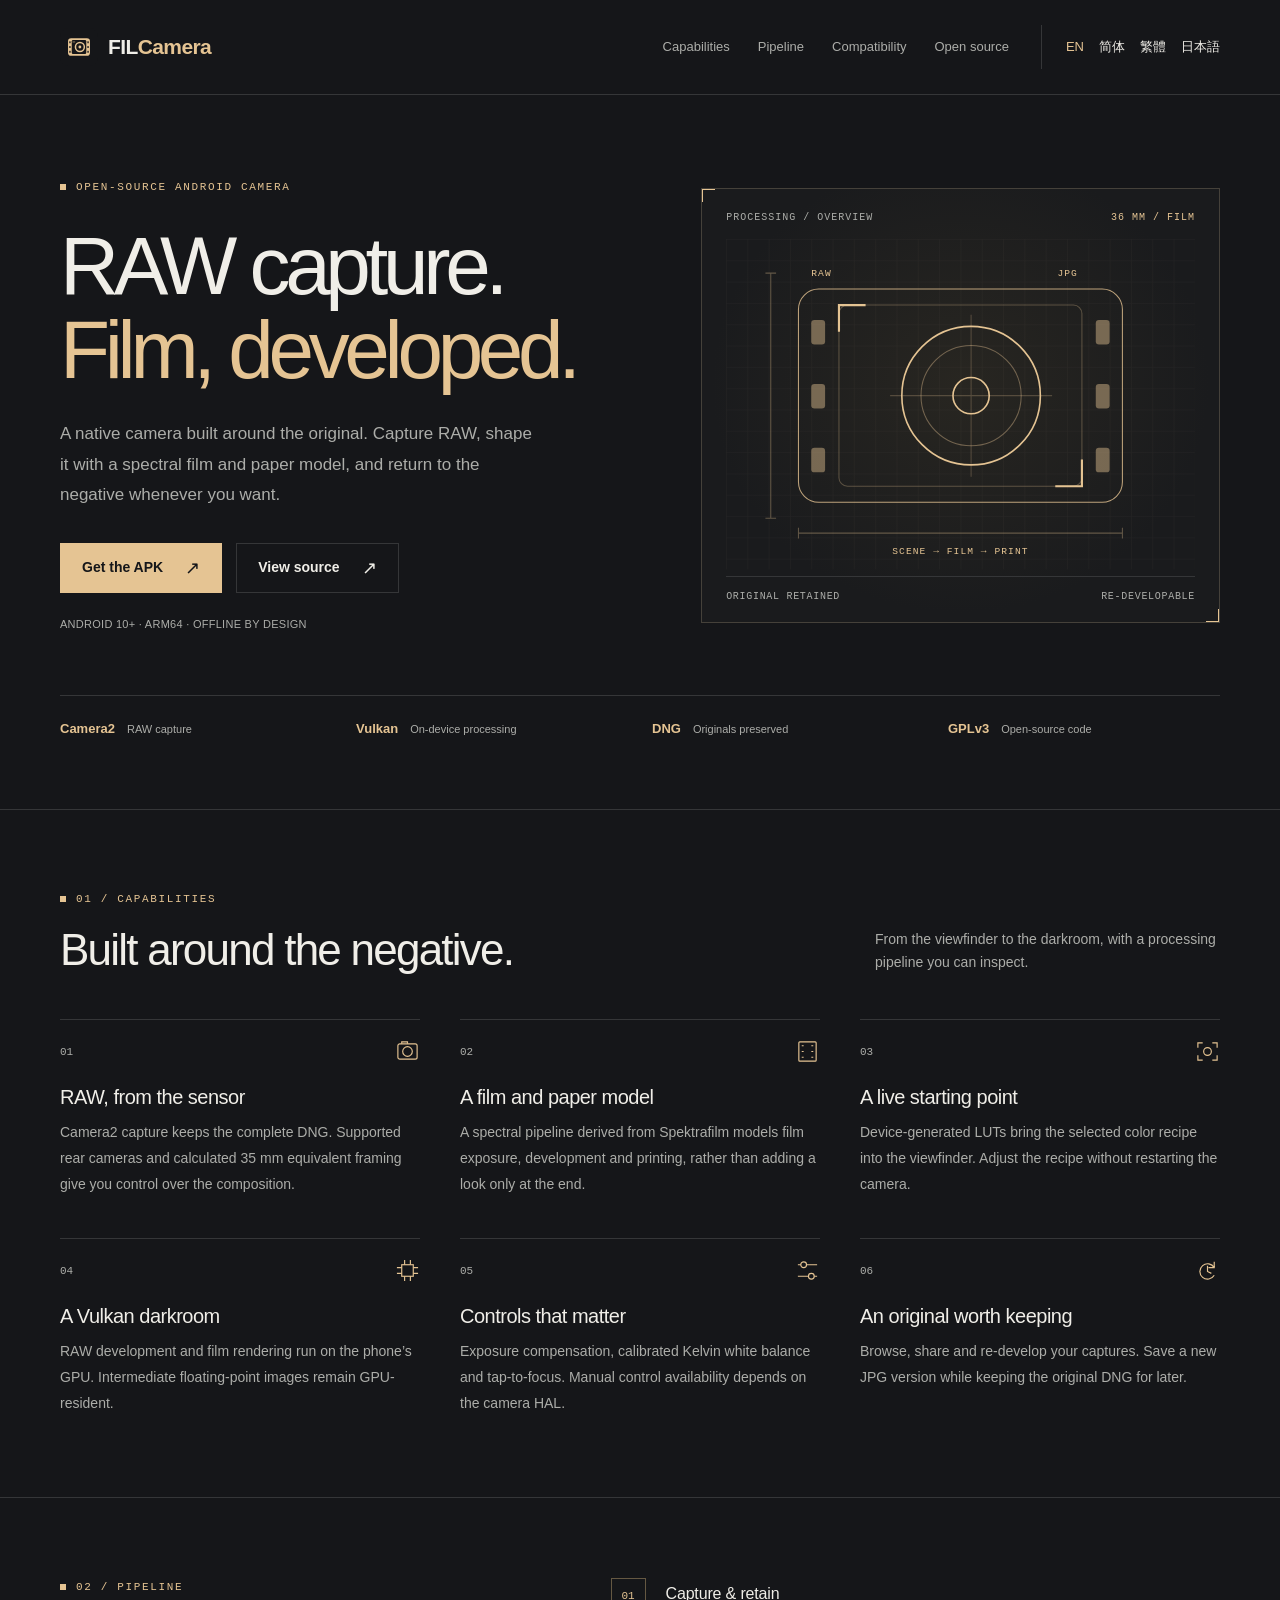
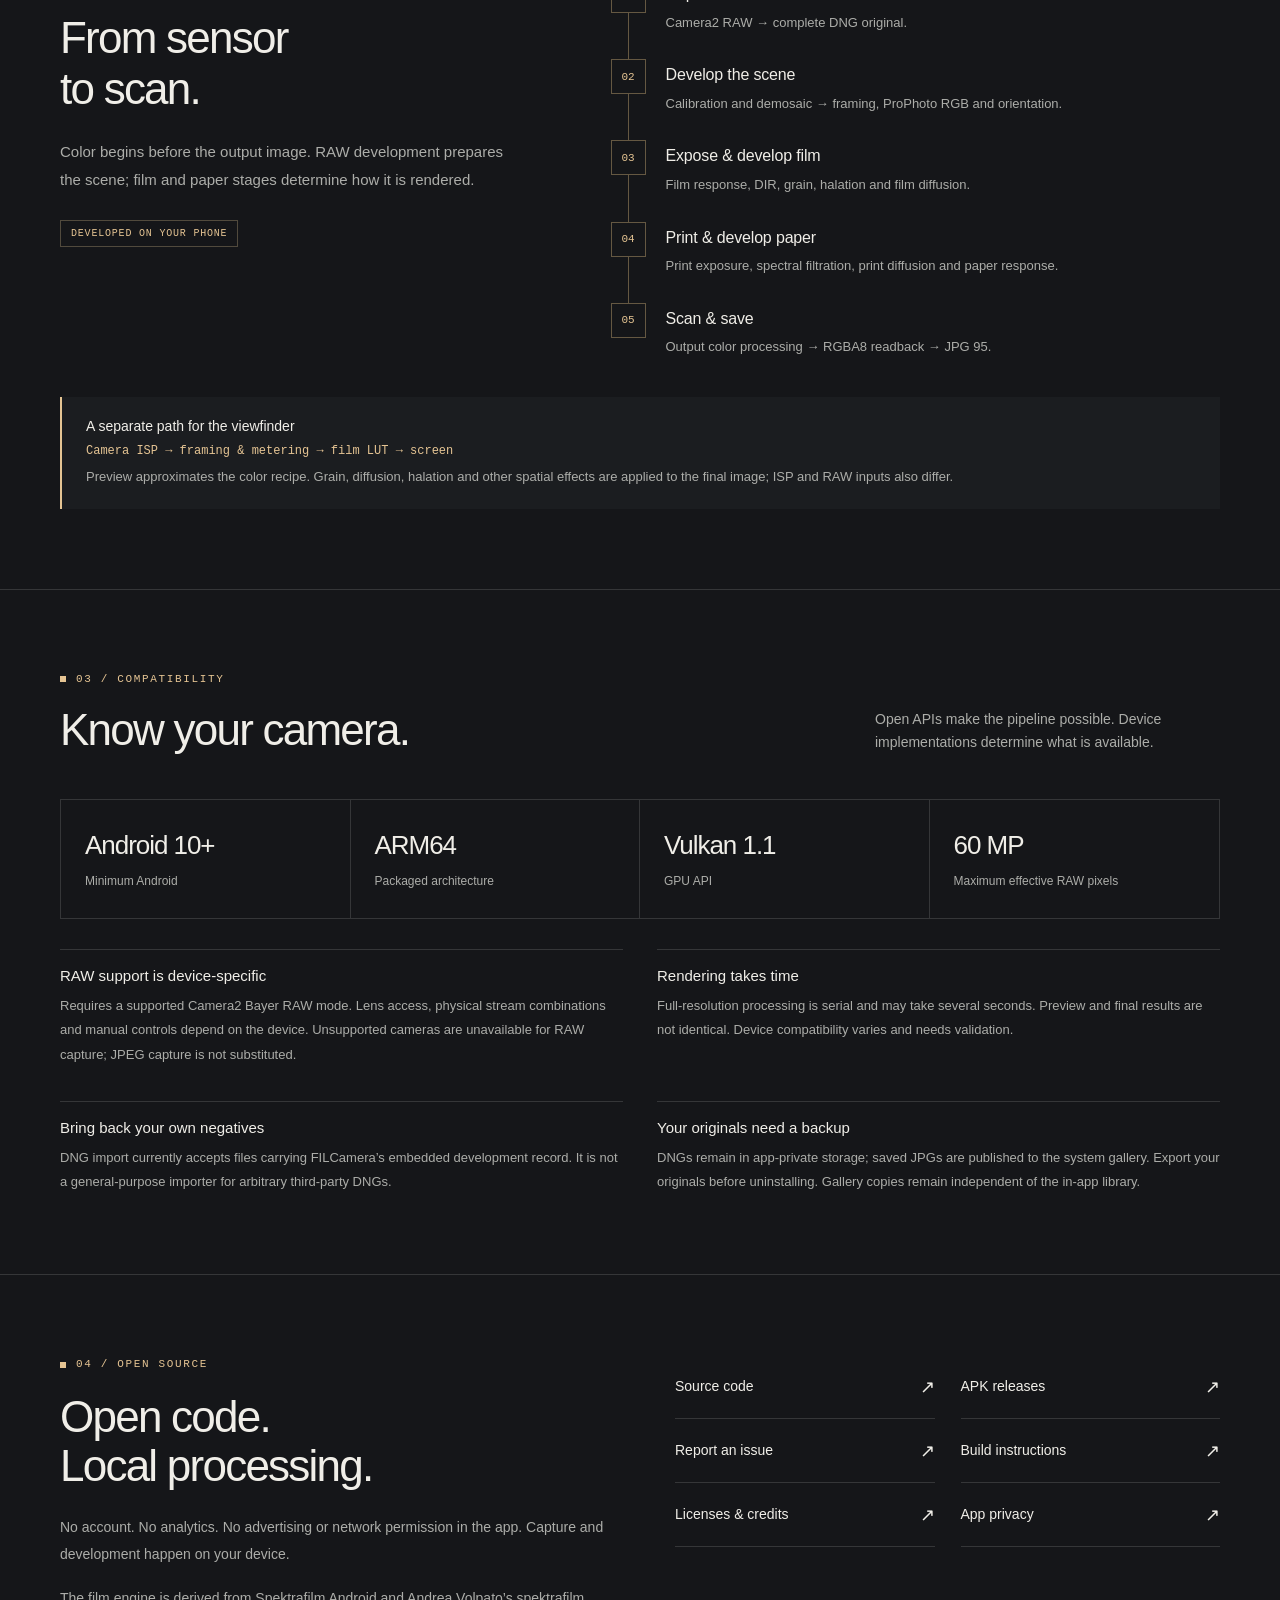
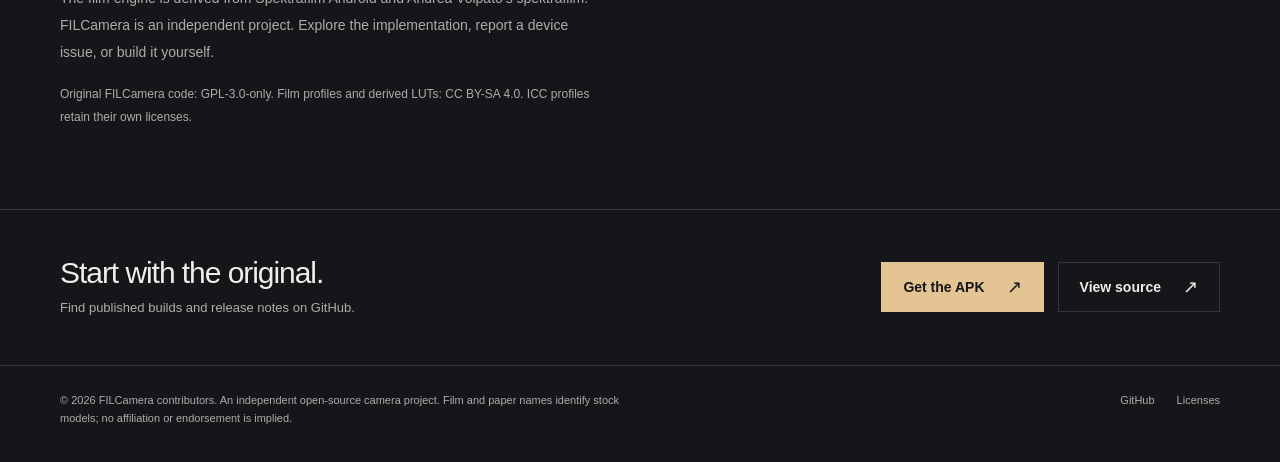
<file: index.html>
<!doctype html>
<html lang="en">
<head>
<meta charset="utf-8"><meta name="viewport" content="width=device-width, initial-scale=1">
<title>FILCamera — An open-source RAW film camera for Android</title><meta name="description" content="A native Android RAW camera with an on-device Vulkan film pipeline. Keep the DNG, preview a film recipe, and develop another version later.">
<meta name="theme-color" content="#151619"><link rel="icon" href="assets/icon.svg" type="image/svg+xml">
<link rel="canonical" href="https://c52e.github.io/filcamera/">
<link rel="alternate" hreflang="en" href="https://c52e.github.io/filcamera/"><link rel="alternate" hreflang="zh-CN" href="https://c52e.github.io/filcamera/zh/"><link rel="alternate" hreflang="zh-Hant" href="https://c52e.github.io/filcamera/zh-hant/"><link rel="alternate" hreflang="ja" href="https://c52e.github.io/filcamera/ja/"><link rel="alternate" hreflang="x-default" href="https://c52e.github.io/filcamera/">
<meta property="og:type" content="website"><meta property="og:title" content="FILCamera — An open-source RAW film camera for Android"><meta property="og:description" content="A native Android RAW camera with an on-device Vulkan film pipeline. Keep the DNG, preview a film recipe, and develop another version later."><meta property="og:url" content="https://c52e.github.io/filcamera/">
<link rel="stylesheet" href="assets/style.css"><script src="assets/site.js" defer></script>
</head>
<body>
<a class="skip" href="#main">Skip to content</a>
<header class="header"><div class="container header-inner"><a class="brand" href="./" aria-label="FILCamera"><img src="assets/icon.svg" width="38" height="38" alt=""><span>FIL<span class="brand-mark">Camera</span></span></a><nav class="nav" aria-label="Main navigation"><a href="#capabilities">Capabilities</a><a href="#pipeline">Pipeline</a><a href="#compatibility">Compatibility</a><a href="#open-source">Open source</a></nav><nav class="languages" aria-label="Language"><a href="./?lang=en" data-language="en" lang="en" aria-current="page">EN</a><a href="zh/?lang=zh" data-language="zh" lang="zh-CN">简体</a><a href="zh-hant/?lang=zh-hant" data-language="zh-hant" lang="zh-Hant">繁體</a><a href="ja/?lang=ja" data-language="ja" lang="ja">日本語</a></nav></div></header>
<main id="main">
<section class="hero container" aria-labelledby="hero-title"><div class="hero-grid"><div class="hero-copy"><div class="eyebrow">OPEN-SOURCE ANDROID CAMERA</div><h1 id="hero-title">RAW capture.<br><span>Film, developed.</span></h1><p>A native camera built around the original. Capture RAW, shape it with a spectral film and paper model, and return to the negative whenever you want.</p><div class="actions"><a class="button primary" href="https://github.com/c52e/filcamera/releases">Get the APK<span class="arrow" aria-hidden="true">↗</span></a><a class="button secondary" href="https://github.com/c52e/filcamera">View source<span class="arrow" aria-hidden="true">↗</span></a></div><span class="hero-note">ANDROID 10+ · ARM64 · OFFLINE BY DESIGN</span></div>
<div class="schematic"><div class="schematic-top"><span>PROCESSING / OVERVIEW</span><span>36 MM / FILM</span></div>
<svg class="film-drawing" viewBox="0 0 440 310" role="img" aria-labelledby="diagram-title"><title id="diagram-title">Diagram of RAW capture, film rendering and JPG output</title>
<defs><pattern id="grid" width="20" height="20" patternUnits="userSpaceOnUse"><path d="M20 0H0V20" fill="none" stroke="#c6b89d" stroke-opacity=".055"/></pattern><linearGradient id="film-line" x1="0" x2="1"><stop stop-color="#e5c493" stop-opacity=".1"/><stop offset=".5" stop-color="#e5c493"/><stop offset="1" stop-color="#e5c493" stop-opacity=".1"/></linearGradient></defs>
<rect width="440" height="310" fill="url(#grid)"/>
<g fill="none" stroke="#e5c493"><rect x="68" y="47" width="304" height="200" rx="19" stroke-opacity=".8"/><rect x="106" y="62" width="228" height="170" rx="8" stroke-opacity=".3"/><circle cx="230" cy="147" r="65" stroke-width="1.5"/><circle cx="230" cy="147" r="47" stroke-opacity=".4"/><circle cx="230" cy="147" r="17" stroke-width="1.5"/><path d="M154 147h152m-76-76v152" stroke-opacity=".25"/><path d="M106 87V62h25m178 170h25v-25" stroke-width="2"/><path d="M42 32v230m-5-230h10m-10 230h10" stroke-opacity=".35"/><path d="M68 276h304m-304-5v10m304-10v10" stroke-opacity=".35"/></g>
<g fill="#e5c493" fill-opacity=".45"><rect x="80" y="76" width="13" height="23" rx="3"/><rect x="80" y="136" width="13" height="23" rx="3"/><rect x="80" y="196" width="13" height="23" rx="3"/><rect x="347" y="76" width="13" height="23" rx="3"/><rect x="347" y="136" width="13" height="23" rx="3"/><rect x="347" y="196" width="13" height="23" rx="3"/></g>
<path d="M8 147h60m304 0h60" stroke="url(#film-line)" fill="none"/><g fill="#e5c493" font-family="Consolas,monospace" font-size="9" letter-spacing="1"><text x="80" y="35">RAW</text><text x="311" y="35">JPG</text><text x="220" y="296" text-anchor="middle">SCENE → FILM → PRINT</text></g></svg>
<div class="schematic-bottom"><span>ORIGINAL RETAINED</span><span>RE-DEVELOPABLE</span></div></div></div>
<div class="hero-meta"><div><strong>Camera2</strong><span>RAW capture</span></div><div><strong>Vulkan</strong><span>On-device processing</span></div><div><strong>DNG</strong><span>Originals preserved</span></div><div><strong>GPLv3</strong><span>Open-source code</span></div></div></section>
<section class="section" id="capabilities"><div class="container"><div class="section-heading"><div><div class="eyebrow">01 / Capabilities</div><h2>Built around the negative.</h2></div><p>From the viewfinder to the darkroom, with a processing pipeline you can inspect.</p></div><div class="features"><article class="feature"><div class="feature-top"><span class="feature-number">01</span><svg class="glyph" viewBox="0 0 26 26" fill="none" stroke="currentColor" stroke-width="1.2" aria-hidden="true"><rect x="3" y="5" width="20" height="16" rx="2"/><circle cx="13" cy="13" r="5"/><path d="M7 5V3h6v2"/></svg></div><h3>RAW, from the sensor</h3><p>Camera2 capture keeps the complete DNG. Supported rear cameras and calculated 35 mm equivalent framing give you control over the composition.</p></article><article class="feature"><div class="feature-top"><span class="feature-number">02</span><svg class="glyph" viewBox="0 0 26 26" fill="none" stroke="currentColor" stroke-width="1.2" aria-hidden="true"><rect x="4" y="3" width="18" height="20" rx="1"/><path d="M7 7h2m-2 6h2m-2 6h2m8-12h2m-2 6h2m-2 6h2"/></svg></div><h3>A film and paper model</h3><p>A spectral pipeline derived from Spektrafilm models film exposure, development and printing, rather than adding a look only at the end.</p></article><article class="feature"><div class="feature-top"><span class="feature-number">03</span><svg class="glyph" viewBox="0 0 26 26" fill="none" stroke="currentColor" stroke-width="1.2" aria-hidden="true"><path d="M3 9V4h5m10 0h5v5M3 17v5h5m10 0h5v-5"/><circle cx="13" cy="13" r="4"/></svg></div><h3>A live starting point</h3><p>Device-generated LUTs bring the selected color recipe into the viewfinder. Adjust the recipe without restarting the camera.</p></article><article class="feature"><div class="feature-top"><span class="feature-number">04</span><svg class="glyph" viewBox="0 0 26 26" fill="none" stroke="currentColor" stroke-width="1.2" aria-hidden="true"><rect x="7" y="7" width="12" height="12"/><path d="M10 2v5m6-5v5M10 19v5m6-5v5M2 10h5m-5 6h5m12-6h5m-5 6h5"/></svg></div><h3>A Vulkan darkroom</h3><p>RAW development and film rendering run on the phone’s GPU. Intermediate floating-point images remain GPU-resident.</p></article><article class="feature"><div class="feature-top"><span class="feature-number">05</span><svg class="glyph" viewBox="0 0 26 26" fill="none" stroke="currentColor" stroke-width="1.2" aria-hidden="true"><path d="M3 7h20M3 19h20"/><circle cx="9" cy="7" r="3" fill="#151619"/><circle cx="17" cy="19" r="3" fill="#151619"/></svg></div><h3>Controls that matter</h3><p>Exposure compensation, calibrated Kelvin white balance and tap-to-focus. Manual control availability depends on the camera HAL.</p></article><article class="feature"><div class="feature-top"><span class="feature-number">06</span><svg class="glyph" viewBox="0 0 26 26" fill="none" stroke="currentColor" stroke-width="1.2" aria-hidden="true"><path d="M20 10a8 8 0 1 0 0 8M20 4v6h-6"/><path d="M13 8v6l4 2"/></svg></div><h3>An original worth keeping</h3><p>Browse, share and re-develop your captures. Save a new JPG version while keeping the original DNG for later.</p></article></div></div></section>
<section class="section" id="pipeline"><div class="container"><div class="pipeline-grid"><div class="pipeline-intro"><div class="eyebrow">02 / Pipeline</div><h2>From sensor<br>to scan.</h2><p>Color begins before the output image. RAW development prepares the scene; film and paper stages determine how it is rendered.</p><span class="pipeline-tag">DEVELOPED ON YOUR PHONE</span></div><ol class="flow" aria-label="Final image processing pipeline"><li><span class="flow-index" aria-hidden="true">01</span><div><h3>Capture & retain</h3><p>Camera2 RAW → complete DNG original.</p></div></li><li><span class="flow-index" aria-hidden="true">02</span><div><h3>Develop the scene</h3><p>Calibration and demosaic → framing, ProPhoto RGB and orientation.</p></div></li><li><span class="flow-index" aria-hidden="true">03</span><div><h3>Expose & develop film</h3><p>Film response, DIR, grain, halation and film diffusion.</p></div></li><li><span class="flow-index" aria-hidden="true">04</span><div><h3>Print & develop paper</h3><p>Print exposure, spectral filtration, print diffusion and paper response.</p></div></li><li><span class="flow-index" aria-hidden="true">05</span><div><h3>Scan & save</h3><p>Output color processing → RGBA8 readback → JPG 95.</p></div></li></ol></div><aside class="preview-note"><h3>A separate path for the viewfinder</h3><div class="preview-path">Camera ISP → framing & metering → film LUT → screen</div><p>Preview approximates the color recipe. Grain, diffusion, halation and other spatial effects are applied to the final image; ISP and RAW inputs also differ.</p></aside></div></section>
<section class="section" id="compatibility"><div class="container"><div class="section-heading"><div><div class="eyebrow">03 / Compatibility</div><h2>Know your camera.</h2></div><p>Open APIs make the pipeline possible. Device implementations determine what is available.</p></div><div class="requirements"><div class="requirement"><strong>Android 10+</strong><span>Minimum Android</span></div><div class="requirement"><strong>ARM64</strong><span>Packaged architecture</span></div><div class="requirement"><strong>Vulkan 1.1</strong><span>GPU API</span></div><div class="requirement"><strong>60 MP</strong><span>Maximum effective RAW pixels</span></div></div><div class="details"><article class="detail"><h3>RAW support is device-specific</h3><p>Requires a supported Camera2 Bayer RAW mode. Lens access, physical stream combinations and manual controls depend on the device. Unsupported cameras are unavailable for RAW capture; JPEG capture is not substituted.</p></article><article class="detail"><h3>Rendering takes time</h3><p>Full-resolution processing is serial and may take several seconds. Preview and final results are not identical. Device compatibility varies and needs validation.</p></article><article class="detail"><h3>Bring back your own negatives</h3><p>DNG import currently accepts files carrying FILCamera’s embedded development record. It is not a general-purpose importer for arbitrary third-party DNGs.</p></article><article class="detail"><h3>Your originals need a backup</h3><p>DNGs remain in app-private storage; saved JPGs are published to the system gallery. Export your originals before uninstalling. Gallery copies remain independent of the in-app library.</p></article></div></div></section>
<section class="section" id="open-source"><div class="container open-grid"><div><div class="eyebrow">04 / Open source</div><h2>Open code.<br>Local processing.</h2><p>No account. No analytics. No advertising or network permission in the app. Capture and development happen on your device.</p><p>The film engine is derived from Spektrafilm Android and Andrea Volpato’s spektrafilm. FILCamera is an independent project. Explore the implementation, report a device issue, or build it yourself.</p><p class="license-line">Original FILCamera code: GPL-3.0-only. Film profiles and derived LUTs: CC BY-SA 4.0. ICC profiles retain their own licenses.</p></div><div class="open-links"><a class="resource-link" href="https://github.com/c52e/filcamera"><span>Source code</span><span class="arrow" aria-hidden="true">↗</span></a><a class="resource-link" href="https://github.com/c52e/filcamera/releases"><span>APK releases</span><span class="arrow" aria-hidden="true">↗</span></a><a class="resource-link" href="https://github.com/c52e/filcamera/issues"><span>Report an issue</span><span class="arrow" aria-hidden="true">↗</span></a><a class="resource-link" href="https://github.com/c52e/filcamera/blob/main/docs/BUILD.md"><span>Build instructions</span><span class="arrow" aria-hidden="true">↗</span></a><a class="resource-link" href="https://github.com/c52e/filcamera/blob/main/THIRD_PARTY_NOTICES.md"><span>Licenses & credits</span><span class="arrow" aria-hidden="true">↗</span></a><a class="resource-link" href="https://github.com/c52e/filcamera/blob/main/docs/PRIVACY.md"><span>App privacy</span><span class="arrow" aria-hidden="true">↗</span></a></div></div></section>
<section class="section" style="padding:0"><div class="container get-started"><div><h2>Start with the original.</h2><p>Find published builds and release notes on GitHub.</p></div><div class="actions"><a class="button primary" href="https://github.com/c52e/filcamera/releases">Get the APK<span class="arrow" aria-hidden="true">↗</span></a><a class="button secondary" href="https://github.com/c52e/filcamera">View source<span class="arrow" aria-hidden="true">↗</span></a></div></div></section>
</main><footer class="footer"><div class="container footer-inner"><span>© 2026 FILCamera contributors. An independent open-source camera project. Film and paper names identify stock models; no affiliation or endorsement is implied.</span><div class="footer-links"><a href="https://github.com/c52e/filcamera">GitHub</a><a href="https://github.com/c52e/filcamera/blob/main/THIRD_PARTY_NOTICES.md">Licenses</a></div></div></footer>
</body></html>
</file>
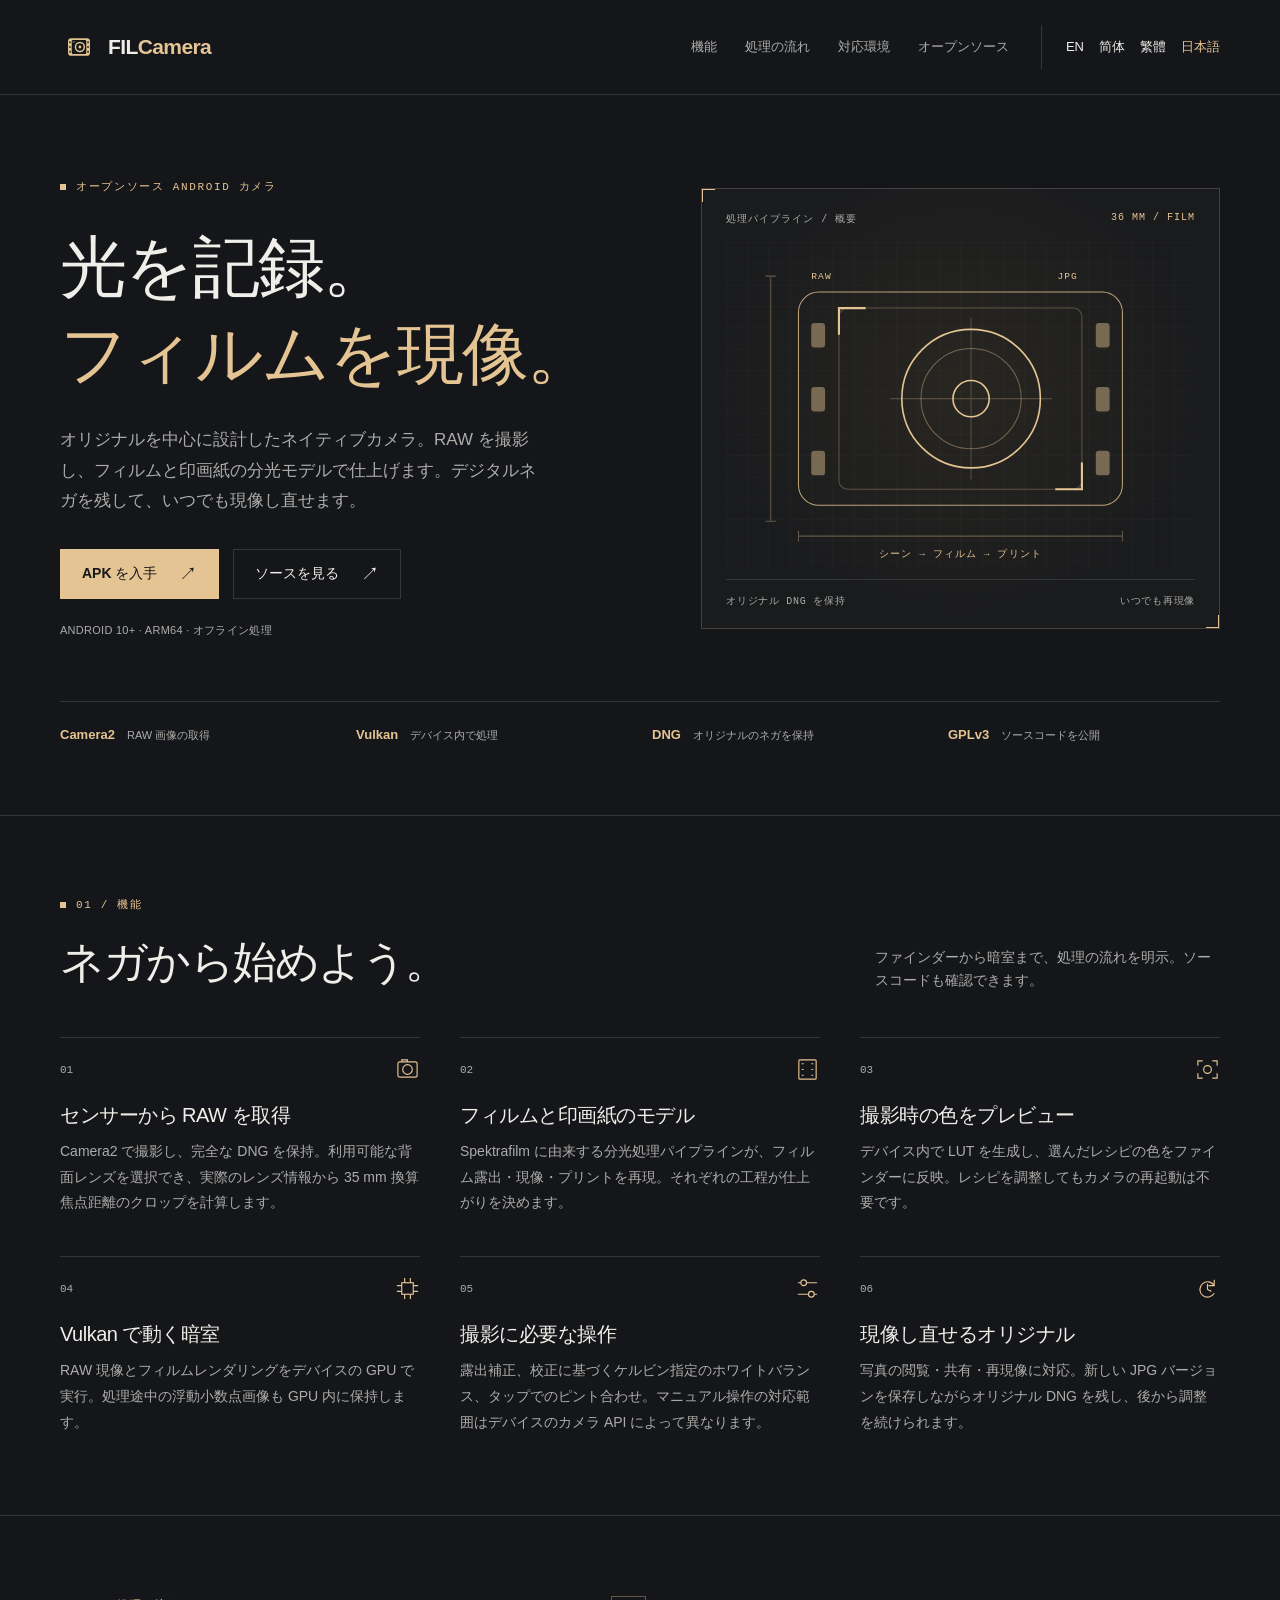
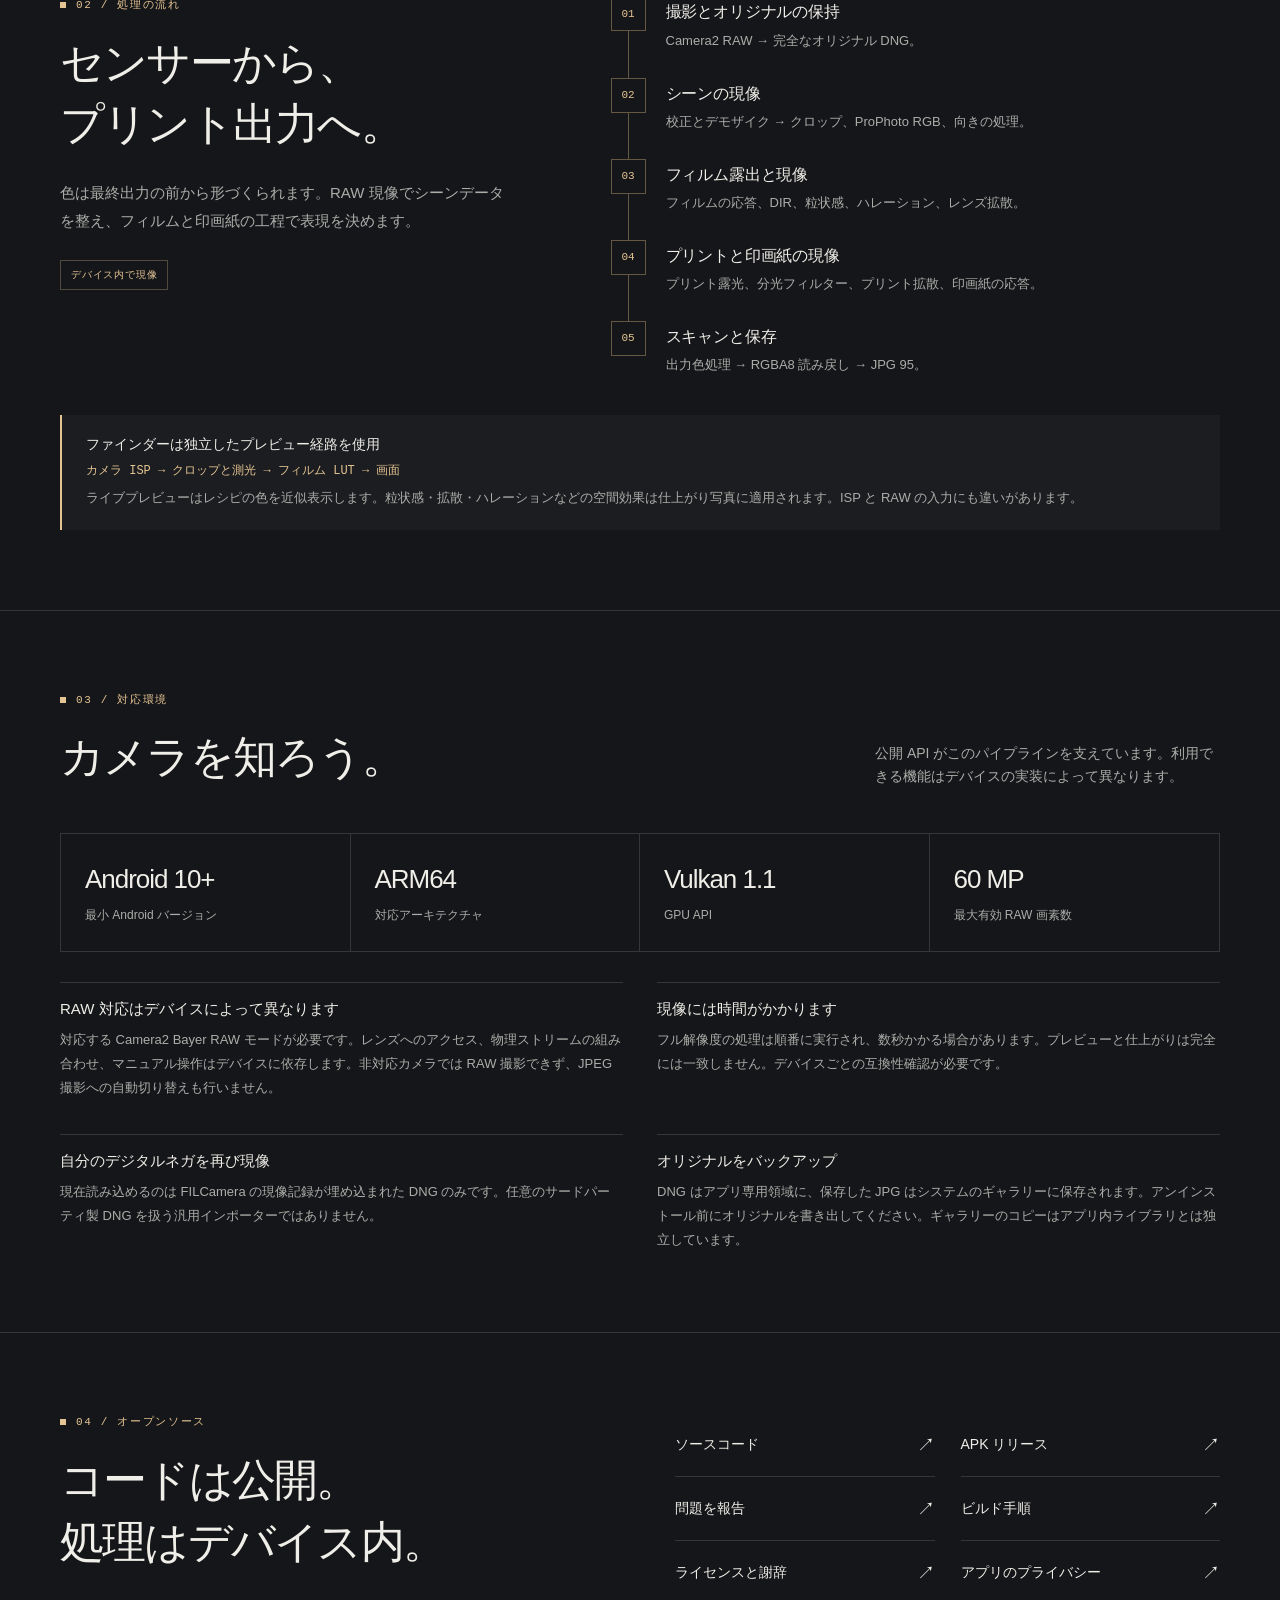
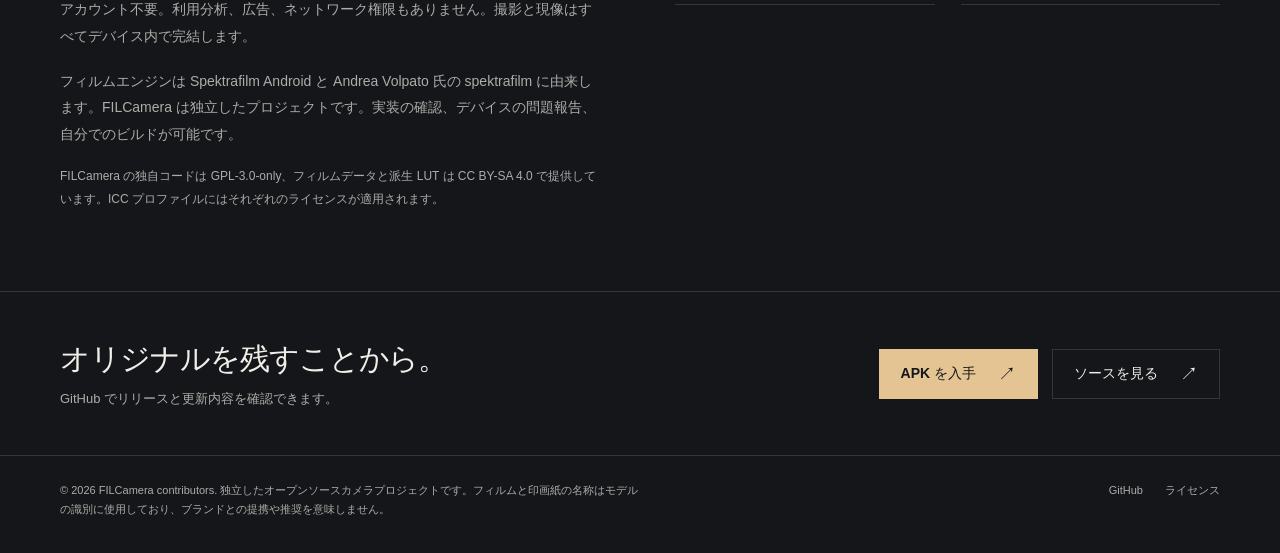
<file: ja/index.html>
<!doctype html>
<html lang="ja">
<head>
<meta charset="utf-8"><meta name="viewport" content="width=device-width, initial-scale=1">
<title>FILCamera — Android 用オープンソース RAW フィルムカメラ</title><meta name="description" content="Android 用ネイティブ RAW カメラ。デバイス内の Vulkan フィルム処理で DNG を保持し、レシピをプレビュー。いつでも暗室で現像し直せます。">
<meta name="theme-color" content="#151619"><link rel="icon" href="../assets/icon.svg" type="image/svg+xml">
<link rel="canonical" href="https://c52e.github.io/filcamera/ja/">
<link rel="alternate" hreflang="en" href="https://c52e.github.io/filcamera/"><link rel="alternate" hreflang="zh-CN" href="https://c52e.github.io/filcamera/zh/"><link rel="alternate" hreflang="zh-Hant" href="https://c52e.github.io/filcamera/zh-hant/"><link rel="alternate" hreflang="ja" href="https://c52e.github.io/filcamera/ja/"><link rel="alternate" hreflang="x-default" href="https://c52e.github.io/filcamera/">
<meta property="og:type" content="website"><meta property="og:title" content="FILCamera — Android 用オープンソース RAW フィルムカメラ"><meta property="og:description" content="Android 用ネイティブ RAW カメラ。デバイス内の Vulkan フィルム処理で DNG を保持し、レシピをプレビュー。いつでも暗室で現像し直せます。"><meta property="og:url" content="https://c52e.github.io/filcamera/ja/">
<link rel="stylesheet" href="../assets/style.css"><script src="../assets/site.js" defer></script>
</head>
<body>
<a class="skip" href="#main">本文へスキップ</a>
<header class="header"><div class="container header-inner"><a class="brand" href="../" aria-label="FILCamera"><img src="../assets/icon.svg" width="38" height="38" alt=""><span>FIL<span class="brand-mark">Camera</span></span></a><nav class="nav" aria-label="ページナビゲーション"><a href="#capabilities">機能</a><a href="#pipeline">処理の流れ</a><a href="#compatibility">対応環境</a><a href="#open-source">オープンソース</a></nav><nav class="languages" aria-label="言語"><a href="../?lang=en" data-language="en" lang="en">EN</a><a href="../zh/?lang=zh" data-language="zh" lang="zh-CN">简体</a><a href="../zh-hant/?lang=zh-hant" data-language="zh-hant" lang="zh-Hant">繁體</a><a href="../ja/?lang=ja" data-language="ja" lang="ja" aria-current="page">日本語</a></nav></div></header>
<main id="main">
<section class="hero container" aria-labelledby="hero-title"><div class="hero-grid"><div class="hero-copy"><div class="eyebrow">オープンソース ANDROID カメラ</div><h1 id="hero-title">光を記録。<br><span>フィルムを現像。</span></h1><p>オリジナルを中心に設計したネイティブカメラ。RAW を撮影し、フィルムと印画紙の分光モデルで仕上げます。デジタルネガを残して、いつでも現像し直せます。</p><div class="actions"><a class="button primary" href="https://github.com/c52e/filcamera/releases">APK を入手<span class="arrow" aria-hidden="true">↗</span></a><a class="button secondary" href="https://github.com/c52e/filcamera">ソースを見る<span class="arrow" aria-hidden="true">↗</span></a></div><span class="hero-note">ANDROID 10+ · ARM64 · オフライン処理</span></div>
<div class="schematic"><div class="schematic-top"><span>処理パイプライン / 概要</span><span>36 MM / FILM</span></div>
<svg class="film-drawing" viewBox="0 0 440 310" role="img" aria-labelledby="diagram-title"><title id="diagram-title">RAW 撮影、フィルムレンダリング、JPG 出力の処理図</title>
<defs><pattern id="grid" width="20" height="20" patternUnits="userSpaceOnUse"><path d="M20 0H0V20" fill="none" stroke="#c6b89d" stroke-opacity=".055"/></pattern><linearGradient id="film-line" x1="0" x2="1"><stop stop-color="#e5c493" stop-opacity=".1"/><stop offset=".5" stop-color="#e5c493"/><stop offset="1" stop-color="#e5c493" stop-opacity=".1"/></linearGradient></defs>
<rect width="440" height="310" fill="url(#grid)"/>
<g fill="none" stroke="#e5c493"><rect x="68" y="47" width="304" height="200" rx="19" stroke-opacity=".8"/><rect x="106" y="62" width="228" height="170" rx="8" stroke-opacity=".3"/><circle cx="230" cy="147" r="65" stroke-width="1.5"/><circle cx="230" cy="147" r="47" stroke-opacity=".4"/><circle cx="230" cy="147" r="17" stroke-width="1.5"/><path d="M154 147h152m-76-76v152" stroke-opacity=".25"/><path d="M106 87V62h25m178 170h25v-25" stroke-width="2"/><path d="M42 32v230m-5-230h10m-10 230h10" stroke-opacity=".35"/><path d="M68 276h304m-304-5v10m304-10v10" stroke-opacity=".35"/></g>
<g fill="#e5c493" fill-opacity=".45"><rect x="80" y="76" width="13" height="23" rx="3"/><rect x="80" y="136" width="13" height="23" rx="3"/><rect x="80" y="196" width="13" height="23" rx="3"/><rect x="347" y="76" width="13" height="23" rx="3"/><rect x="347" y="136" width="13" height="23" rx="3"/><rect x="347" y="196" width="13" height="23" rx="3"/></g>
<path d="M8 147h60m304 0h60" stroke="url(#film-line)" fill="none"/><g fill="#e5c493" font-family="Consolas,monospace" font-size="9" letter-spacing="1"><text x="80" y="35">RAW</text><text x="311" y="35">JPG</text><text x="220" y="296" text-anchor="middle">シーン → フィルム → プリント</text></g></svg>
<div class="schematic-bottom"><span>オリジナル DNG を保持</span><span>いつでも再現像</span></div></div></div>
<div class="hero-meta"><div><strong>Camera2</strong><span>RAW 画像の取得</span></div><div><strong>Vulkan</strong><span>デバイス内で処理</span></div><div><strong>DNG</strong><span>オリジナルのネガを保持</span></div><div><strong>GPLv3</strong><span>ソースコードを公開</span></div></div></section>
<section class="section" id="capabilities"><div class="container"><div class="section-heading"><div><div class="eyebrow">01 / 機能</div><h2>ネガから始めよう。</h2></div><p>ファインダーから暗室まで、処理の流れを明示。ソースコードも確認できます。</p></div><div class="features"><article class="feature"><div class="feature-top"><span class="feature-number">01</span><svg class="glyph" viewBox="0 0 26 26" fill="none" stroke="currentColor" stroke-width="1.2" aria-hidden="true"><rect x="3" y="5" width="20" height="16" rx="2"/><circle cx="13" cy="13" r="5"/><path d="M7 5V3h6v2"/></svg></div><h3>センサーから RAW を取得</h3><p>Camera2 で撮影し、完全な DNG を保持。利用可能な背面レンズを選択でき、実際のレンズ情報から 35 mm 換算焦点距離のクロップを計算します。</p></article><article class="feature"><div class="feature-top"><span class="feature-number">02</span><svg class="glyph" viewBox="0 0 26 26" fill="none" stroke="currentColor" stroke-width="1.2" aria-hidden="true"><rect x="4" y="3" width="18" height="20" rx="1"/><path d="M7 7h2m-2 6h2m-2 6h2m8-12h2m-2 6h2m-2 6h2"/></svg></div><h3>フィルムと印画紙のモデル</h3><p>Spektrafilm に由来する分光処理パイプラインが、フィルム露出・現像・プリントを再現。それぞれの工程が仕上がりを決めます。</p></article><article class="feature"><div class="feature-top"><span class="feature-number">03</span><svg class="glyph" viewBox="0 0 26 26" fill="none" stroke="currentColor" stroke-width="1.2" aria-hidden="true"><path d="M3 9V4h5m10 0h5v5M3 17v5h5m10 0h5v-5"/><circle cx="13" cy="13" r="4"/></svg></div><h3>撮影時の色をプレビュー</h3><p>デバイス内で LUT を生成し、選んだレシピの色をファインダーに反映。レシピを調整してもカメラの再起動は不要です。</p></article><article class="feature"><div class="feature-top"><span class="feature-number">04</span><svg class="glyph" viewBox="0 0 26 26" fill="none" stroke="currentColor" stroke-width="1.2" aria-hidden="true"><rect x="7" y="7" width="12" height="12"/><path d="M10 2v5m6-5v5M10 19v5m6-5v5M2 10h5m-5 6h5m12-6h5m-5 6h5"/></svg></div><h3>Vulkan で動く暗室</h3><p>RAW 現像とフィルムレンダリングをデバイスの GPU で実行。処理途中の浮動小数点画像も GPU 内に保持します。</p></article><article class="feature"><div class="feature-top"><span class="feature-number">05</span><svg class="glyph" viewBox="0 0 26 26" fill="none" stroke="currentColor" stroke-width="1.2" aria-hidden="true"><path d="M3 7h20M3 19h20"/><circle cx="9" cy="7" r="3" fill="#151619"/><circle cx="17" cy="19" r="3" fill="#151619"/></svg></div><h3>撮影に必要な操作</h3><p>露出補正、校正に基づくケルビン指定のホワイトバランス、タップでのピント合わせ。マニュアル操作の対応範囲はデバイスのカメラ API によって異なります。</p></article><article class="feature"><div class="feature-top"><span class="feature-number">06</span><svg class="glyph" viewBox="0 0 26 26" fill="none" stroke="currentColor" stroke-width="1.2" aria-hidden="true"><path d="M20 10a8 8 0 1 0 0 8M20 4v6h-6"/><path d="M13 8v6l4 2"/></svg></div><h3>現像し直せるオリジナル</h3><p>写真の閲覧・共有・再現像に対応。新しい JPG バージョンを保存しながらオリジナル DNG を残し、後から調整を続けられます。</p></article></div></div></section>
<section class="section" id="pipeline"><div class="container"><div class="pipeline-grid"><div class="pipeline-intro"><div class="eyebrow">02 / 処理の流れ</div><h2>センサーから、<br>プリント出力へ。</h2><p>色は最終出力の前から形づくられます。RAW 現像でシーンデータを整え、フィルムと印画紙の工程で表現を決めます。</p><span class="pipeline-tag">デバイス内で現像</span></div><ol class="flow" aria-label="写真の処理工程"><li><span class="flow-index" aria-hidden="true">01</span><div><h3>撮影とオリジナルの保持</h3><p>Camera2 RAW → 完全なオリジナル DNG。</p></div></li><li><span class="flow-index" aria-hidden="true">02</span><div><h3>シーンの現像</h3><p>校正とデモザイク → クロップ、ProPhoto RGB、向きの処理。</p></div></li><li><span class="flow-index" aria-hidden="true">03</span><div><h3>フィルム露出と現像</h3><p>フィルムの応答、DIR、粒状感、ハレーション、レンズ拡散。</p></div></li><li><span class="flow-index" aria-hidden="true">04</span><div><h3>プリントと印画紙の現像</h3><p>プリント露光、分光フィルター、プリント拡散、印画紙の応答。</p></div></li><li><span class="flow-index" aria-hidden="true">05</span><div><h3>スキャンと保存</h3><p>出力色処理 → RGBA8 読み戻し → JPG 95。</p></div></li></ol></div><aside class="preview-note"><h3>ファインダーは独立したプレビュー経路を使用</h3><div class="preview-path">カメラ ISP → クロップと測光 → フィルム LUT → 画面</div><p>ライブプレビューはレシピの色を近似表示します。粒状感・拡散・ハレーションなどの空間効果は仕上がり写真に適用されます。ISP と RAW の入力にも違いがあります。</p></aside></div></section>
<section class="section" id="compatibility"><div class="container"><div class="section-heading"><div><div class="eyebrow">03 / 対応環境</div><h2>カメラを知ろう。</h2></div><p>公開 API がこのパイプラインを支えています。利用できる機能はデバイスの実装によって異なります。</p></div><div class="requirements"><div class="requirement"><strong>Android 10+</strong><span>最小 Android バージョン</span></div><div class="requirement"><strong>ARM64</strong><span>対応アーキテクチャ</span></div><div class="requirement"><strong>Vulkan 1.1</strong><span>GPU API</span></div><div class="requirement"><strong>60 MP</strong><span>最大有効 RAW 画素数</span></div></div><div class="details"><article class="detail"><h3>RAW 対応はデバイスによって異なります</h3><p>対応する Camera2 Bayer RAW モードが必要です。レンズへのアクセス、物理ストリームの組み合わせ、マニュアル操作はデバイスに依存します。非対応カメラでは RAW 撮影できず、JPEG 撮影への自動切り替えも行いません。</p></article><article class="detail"><h3>現像には時間がかかります</h3><p>フル解像度の処理は順番に実行され、数秒かかる場合があります。プレビューと仕上がりは完全には一致しません。デバイスごとの互換性確認が必要です。</p></article><article class="detail"><h3>自分のデジタルネガを再び現像</h3><p>現在読み込めるのは FILCamera の現像記録が埋め込まれた DNG のみです。任意のサードパーティ製 DNG を扱う汎用インポーターではありません。</p></article><article class="detail"><h3>オリジナルをバックアップ</h3><p>DNG はアプリ専用領域に、保存した JPG はシステムのギャラリーに保存されます。アンインストール前にオリジナルを書き出してください。ギャラリーのコピーはアプリ内ライブラリとは独立しています。</p></article></div></div></section>
<section class="section" id="open-source"><div class="container open-grid"><div><div class="eyebrow">04 / オープンソース</div><h2>コードは公開。<br>処理はデバイス内。</h2><p>アカウント不要。利用分析、広告、ネットワーク権限もありません。撮影と現像はすべてデバイス内で完結します。</p><p>フィルムエンジンは Spektrafilm Android と Andrea Volpato 氏の spektrafilm に由来します。FILCamera は独立したプロジェクトです。実装の確認、デバイスの問題報告、自分でのビルドが可能です。</p><p class="license-line">FILCamera の独自コードは GPL-3.0-only、フィルムデータと派生 LUT は CC BY-SA 4.0 で提供しています。ICC プロファイルにはそれぞれのライセンスが適用されます。</p></div><div class="open-links"><a class="resource-link" href="https://github.com/c52e/filcamera"><span>ソースコード</span><span class="arrow" aria-hidden="true">↗</span></a><a class="resource-link" href="https://github.com/c52e/filcamera/releases"><span>APK リリース</span><span class="arrow" aria-hidden="true">↗</span></a><a class="resource-link" href="https://github.com/c52e/filcamera/issues"><span>問題を報告</span><span class="arrow" aria-hidden="true">↗</span></a><a class="resource-link" href="https://github.com/c52e/filcamera/blob/main/docs/BUILD.md"><span>ビルド手順</span><span class="arrow" aria-hidden="true">↗</span></a><a class="resource-link" href="https://github.com/c52e/filcamera/blob/main/THIRD_PARTY_NOTICES.md"><span>ライセンスと謝辞</span><span class="arrow" aria-hidden="true">↗</span></a><a class="resource-link" href="https://github.com/c52e/filcamera/blob/main/docs/PRIVACY.md"><span>アプリのプライバシー</span><span class="arrow" aria-hidden="true">↗</span></a></div></div></section>
<section class="section" style="padding:0"><div class="container get-started"><div><h2>オリジナルを残すことから。</h2><p>GitHub でリリースと更新内容を確認できます。</p></div><div class="actions"><a class="button primary" href="https://github.com/c52e/filcamera/releases">APK を入手<span class="arrow" aria-hidden="true">↗</span></a><a class="button secondary" href="https://github.com/c52e/filcamera">ソースを見る<span class="arrow" aria-hidden="true">↗</span></a></div></div></section>
</main><footer class="footer"><div class="container footer-inner"><span>© 2026 FILCamera contributors. 独立したオープンソースカメラプロジェクトです。フィルムと印画紙の名称はモデルの識別に使用しており、ブランドとの提携や推奨を意味しません。</span><div class="footer-links"><a href="https://github.com/c52e/filcamera">GitHub</a><a href="https://github.com/c52e/filcamera/blob/main/THIRD_PARTY_NOTICES.md">ライセンス</a></div></div></footer>
</body></html>
</file>
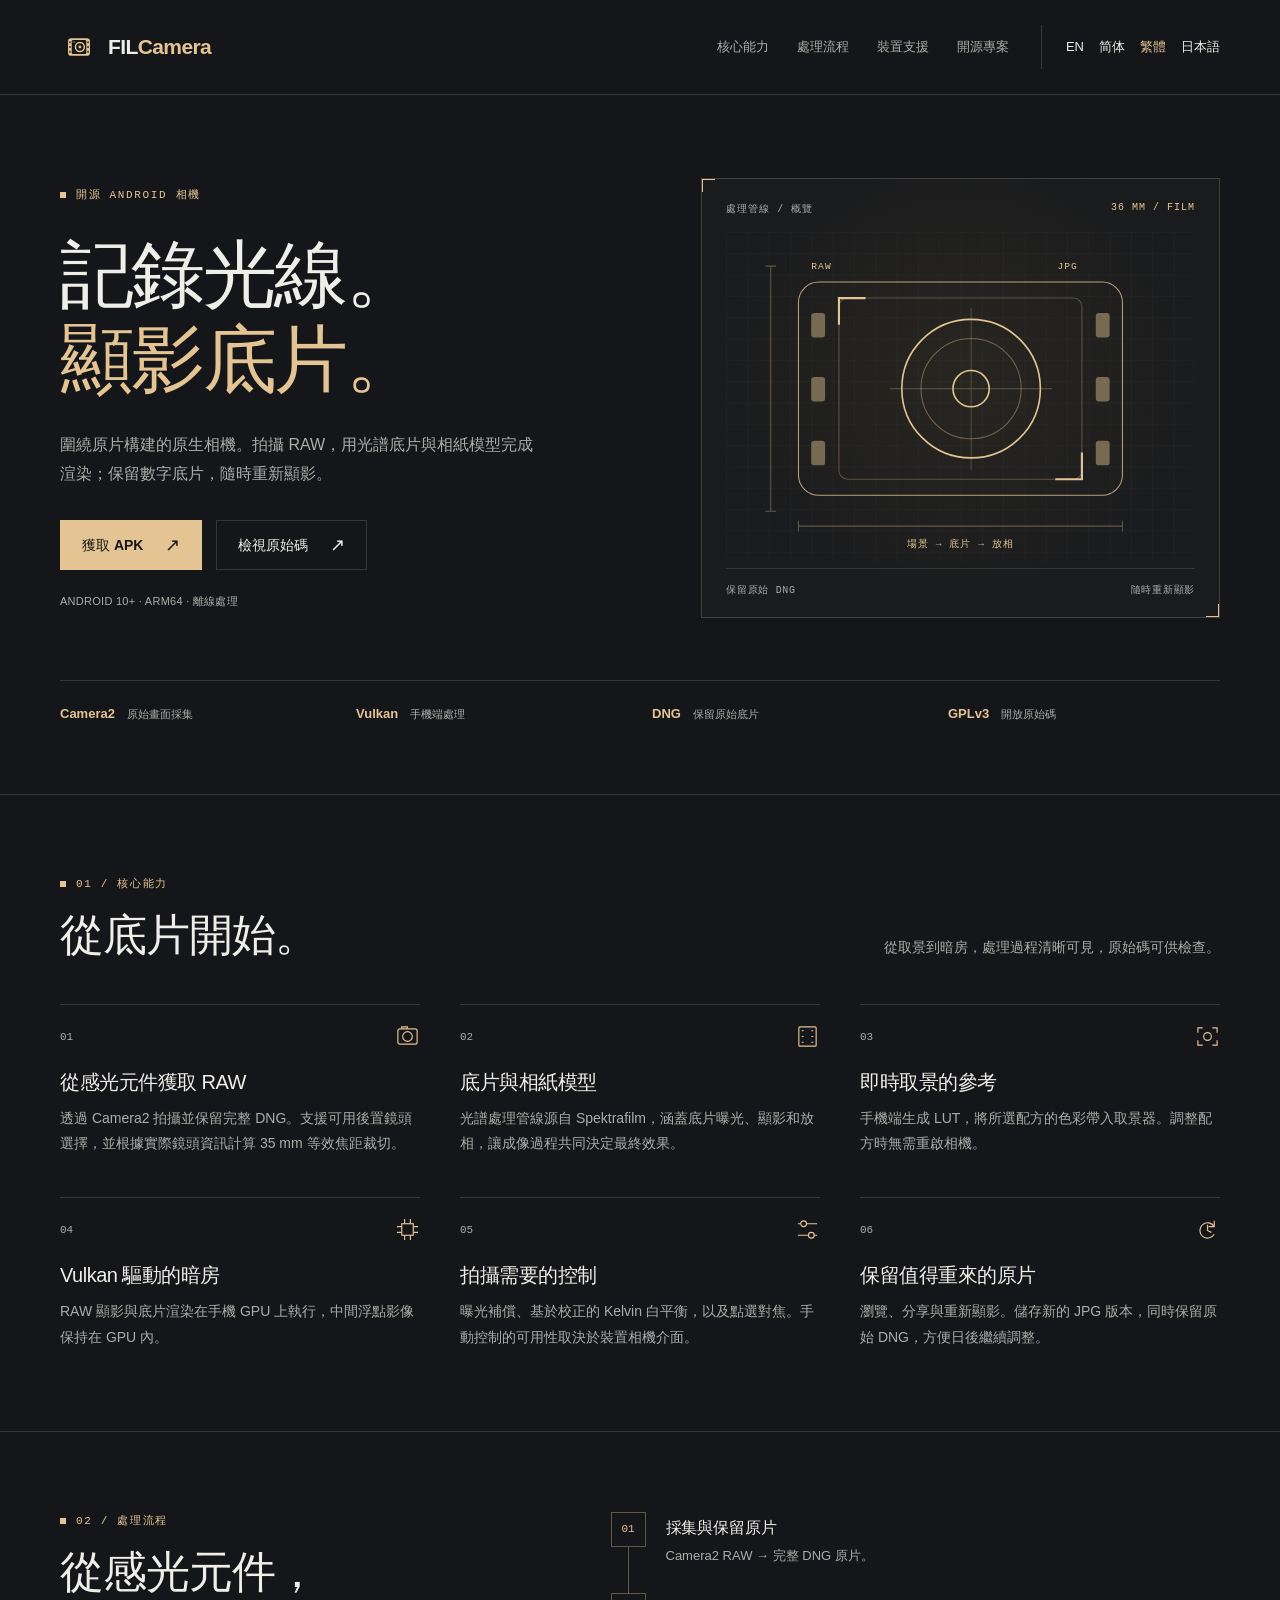
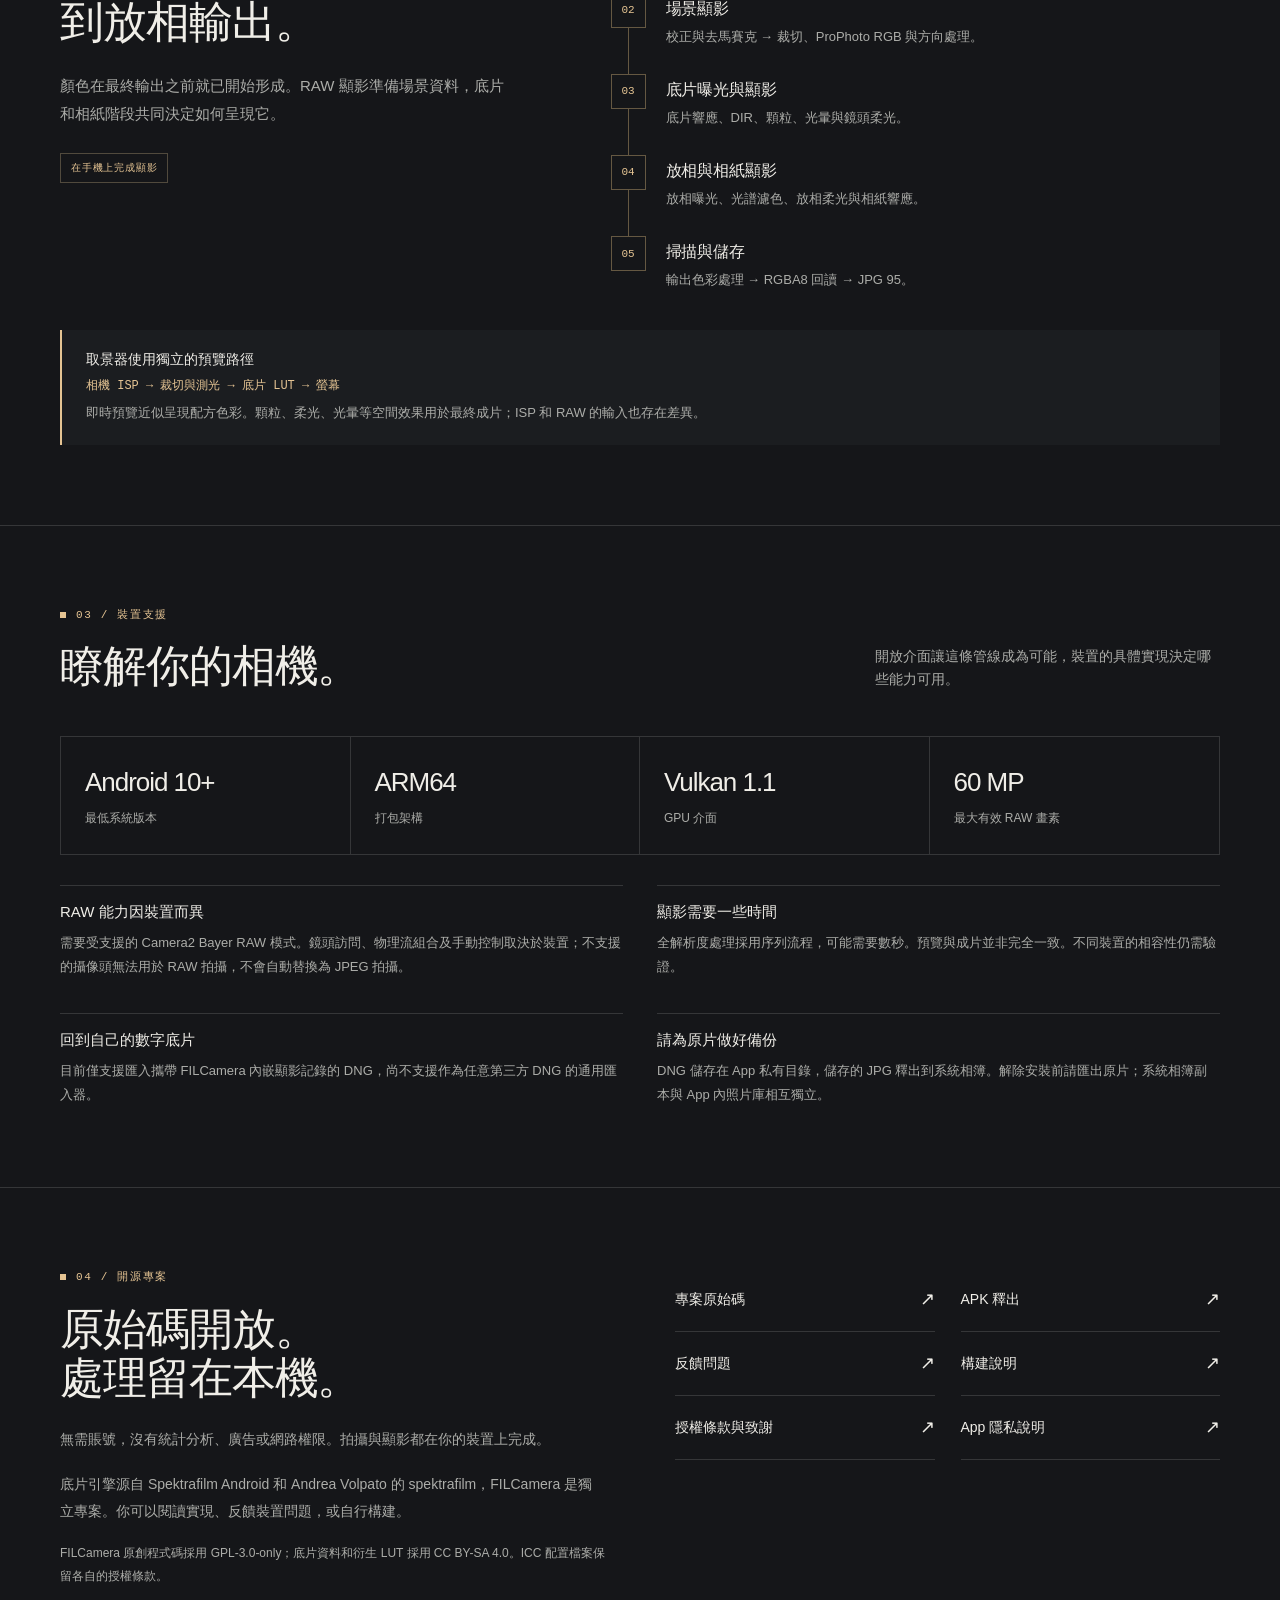
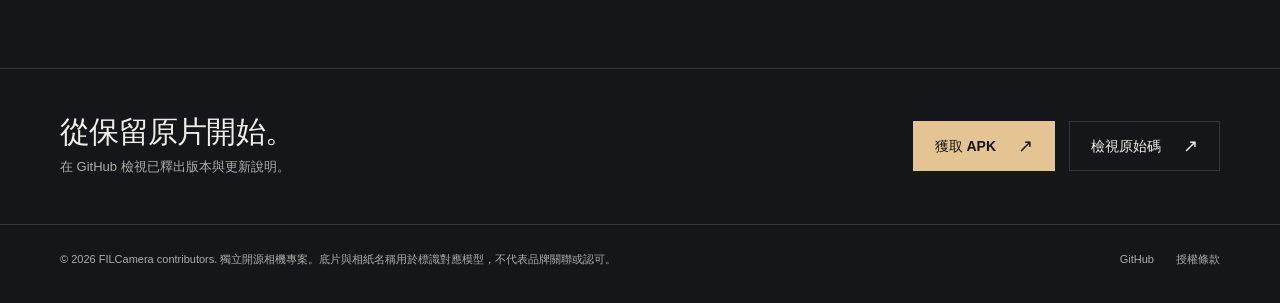
<file: zh-hant/index.html>
<!doctype html>
<html lang="zh-Hant">
<head>
<meta charset="utf-8"><meta name="viewport" content="width=device-width, initial-scale=1">
<title>FILCamera — 開源 Android RAW 底片相機</title><meta name="description" content="原生 Android RAW 相機，使用手機端 Vulkan 底片處理管線。保留 DNG 原片，即時預覽底片配方，隨時回到暗房重新顯影。">
<meta name="theme-color" content="#151619"><link rel="icon" href="../assets/icon.svg" type="image/svg+xml">
<link rel="canonical" href="https://c52e.github.io/filcamera/zh-hant/">
<link rel="alternate" hreflang="en" href="https://c52e.github.io/filcamera/"><link rel="alternate" hreflang="zh-CN" href="https://c52e.github.io/filcamera/zh/"><link rel="alternate" hreflang="zh-Hant" href="https://c52e.github.io/filcamera/zh-hant/"><link rel="alternate" hreflang="ja" href="https://c52e.github.io/filcamera/ja/"><link rel="alternate" hreflang="x-default" href="https://c52e.github.io/filcamera/">
<meta property="og:type" content="website"><meta property="og:title" content="FILCamera — 開源 Android RAW 底片相機"><meta property="og:description" content="原生 Android RAW 相機，使用手機端 Vulkan 底片處理管線。保留 DNG 原片，即時預覽底片配方，隨時回到暗房重新顯影。"><meta property="og:url" content="https://c52e.github.io/filcamera/zh-hant/">
<link rel="stylesheet" href="../assets/style.css"><script src="../assets/site.js" defer></script>
</head>
<body>
<a class="skip" href="#main">跳轉到正文</a>
<header class="header"><div class="container header-inner"><a class="brand" href="../" aria-label="FILCamera"><img src="../assets/icon.svg" width="38" height="38" alt=""><span>FIL<span class="brand-mark">Camera</span></span></a><nav class="nav" aria-label="頁面導航"><a href="#capabilities">核心能力</a><a href="#pipeline">處理流程</a><a href="#compatibility">裝置支援</a><a href="#open-source">開源專案</a></nav><nav class="languages" aria-label="語言"><a href="../?lang=en" data-language="en" lang="en">EN</a><a href="../zh/?lang=zh" data-language="zh" lang="zh-CN">简体</a><a href="../zh-hant/?lang=zh-hant" data-language="zh-hant" lang="zh-Hant" aria-current="page">繁體</a><a href="../ja/?lang=ja" data-language="ja" lang="ja">日本語</a></nav></div></header>
<main id="main">
<section class="hero container" aria-labelledby="hero-title"><div class="hero-grid"><div class="hero-copy"><div class="eyebrow">開源 ANDROID 相機</div><h1 id="hero-title">記錄光線。<br><span>顯影底片。</span></h1><p>圍繞原片構建的原生相機。拍攝 RAW，用光譜底片與相紙模型完成渲染；保留數字底片，隨時重新顯影。</p><div class="actions"><a class="button primary" href="https://github.com/c52e/filcamera/releases">獲取 APK<span class="arrow" aria-hidden="true">↗</span></a><a class="button secondary" href="https://github.com/c52e/filcamera">檢視原始碼<span class="arrow" aria-hidden="true">↗</span></a></div><span class="hero-note">ANDROID 10+ · ARM64 · 離線處理</span></div>
<div class="schematic"><div class="schematic-top"><span>處理管線 / 概覽</span><span>36 MM / FILM</span></div>
<svg class="film-drawing" viewBox="0 0 440 310" role="img" aria-labelledby="diagram-title"><title id="diagram-title">RAW 採集、底片渲染和 JPG 輸出的流程示意</title>
<defs><pattern id="grid" width="20" height="20" patternUnits="userSpaceOnUse"><path d="M20 0H0V20" fill="none" stroke="#c6b89d" stroke-opacity=".055"/></pattern><linearGradient id="film-line" x1="0" x2="1"><stop stop-color="#e5c493" stop-opacity=".1"/><stop offset=".5" stop-color="#e5c493"/><stop offset="1" stop-color="#e5c493" stop-opacity=".1"/></linearGradient></defs>
<rect width="440" height="310" fill="url(#grid)"/>
<g fill="none" stroke="#e5c493"><rect x="68" y="47" width="304" height="200" rx="19" stroke-opacity=".8"/><rect x="106" y="62" width="228" height="170" rx="8" stroke-opacity=".3"/><circle cx="230" cy="147" r="65" stroke-width="1.5"/><circle cx="230" cy="147" r="47" stroke-opacity=".4"/><circle cx="230" cy="147" r="17" stroke-width="1.5"/><path d="M154 147h152m-76-76v152" stroke-opacity=".25"/><path d="M106 87V62h25m178 170h25v-25" stroke-width="2"/><path d="M42 32v230m-5-230h10m-10 230h10" stroke-opacity=".35"/><path d="M68 276h304m-304-5v10m304-10v10" stroke-opacity=".35"/></g>
<g fill="#e5c493" fill-opacity=".45"><rect x="80" y="76" width="13" height="23" rx="3"/><rect x="80" y="136" width="13" height="23" rx="3"/><rect x="80" y="196" width="13" height="23" rx="3"/><rect x="347" y="76" width="13" height="23" rx="3"/><rect x="347" y="136" width="13" height="23" rx="3"/><rect x="347" y="196" width="13" height="23" rx="3"/></g>
<path d="M8 147h60m304 0h60" stroke="url(#film-line)" fill="none"/><g fill="#e5c493" font-family="Consolas,monospace" font-size="9" letter-spacing="1"><text x="80" y="35">RAW</text><text x="311" y="35">JPG</text><text x="220" y="296" text-anchor="middle">場景 → 底片 → 放相</text></g></svg>
<div class="schematic-bottom"><span>保留原始 DNG</span><span>隨時重新顯影</span></div></div></div>
<div class="hero-meta"><div><strong>Camera2</strong><span>原始畫面採集</span></div><div><strong>Vulkan</strong><span>手機端處理</span></div><div><strong>DNG</strong><span>保留原始底片</span></div><div><strong>GPLv3</strong><span>開放原始碼</span></div></div></section>
<section class="section" id="capabilities"><div class="container"><div class="section-heading"><div><div class="eyebrow">01 / 核心能力</div><h2>從底片開始。</h2></div><p>從取景到暗房，處理過程清晰可見，原始碼可供檢查。</p></div><div class="features"><article class="feature"><div class="feature-top"><span class="feature-number">01</span><svg class="glyph" viewBox="0 0 26 26" fill="none" stroke="currentColor" stroke-width="1.2" aria-hidden="true"><rect x="3" y="5" width="20" height="16" rx="2"/><circle cx="13" cy="13" r="5"/><path d="M7 5V3h6v2"/></svg></div><h3>從感光元件獲取 RAW</h3><p>透過 Camera2 拍攝並保留完整 DNG。支援可用後置鏡頭選擇，並根據實際鏡頭資訊計算 35 mm 等效焦距裁切。</p></article><article class="feature"><div class="feature-top"><span class="feature-number">02</span><svg class="glyph" viewBox="0 0 26 26" fill="none" stroke="currentColor" stroke-width="1.2" aria-hidden="true"><rect x="4" y="3" width="18" height="20" rx="1"/><path d="M7 7h2m-2 6h2m-2 6h2m8-12h2m-2 6h2m-2 6h2"/></svg></div><h3>底片與相紙模型</h3><p>光譜處理管線源自 Spektrafilm，涵蓋底片曝光、顯影和放相，讓成像過程共同決定最終效果。</p></article><article class="feature"><div class="feature-top"><span class="feature-number">03</span><svg class="glyph" viewBox="0 0 26 26" fill="none" stroke="currentColor" stroke-width="1.2" aria-hidden="true"><path d="M3 9V4h5m10 0h5v5M3 17v5h5m10 0h5v-5"/><circle cx="13" cy="13" r="4"/></svg></div><h3>即時取景的參考</h3><p>手機端生成 LUT，將所選配方的色彩帶入取景器。調整配方時無需重啟相機。</p></article><article class="feature"><div class="feature-top"><span class="feature-number">04</span><svg class="glyph" viewBox="0 0 26 26" fill="none" stroke="currentColor" stroke-width="1.2" aria-hidden="true"><rect x="7" y="7" width="12" height="12"/><path d="M10 2v5m6-5v5M10 19v5m6-5v5M2 10h5m-5 6h5m12-6h5m-5 6h5"/></svg></div><h3>Vulkan 驅動的暗房</h3><p>RAW 顯影與底片渲染在手機 GPU 上執行，中間浮點影像保持在 GPU 內。</p></article><article class="feature"><div class="feature-top"><span class="feature-number">05</span><svg class="glyph" viewBox="0 0 26 26" fill="none" stroke="currentColor" stroke-width="1.2" aria-hidden="true"><path d="M3 7h20M3 19h20"/><circle cx="9" cy="7" r="3" fill="#151619"/><circle cx="17" cy="19" r="3" fill="#151619"/></svg></div><h3>拍攝需要的控制</h3><p>曝光補償、基於校正的 Kelvin 白平衡，以及點選對焦。手動控制的可用性取決於裝置相機介面。</p></article><article class="feature"><div class="feature-top"><span class="feature-number">06</span><svg class="glyph" viewBox="0 0 26 26" fill="none" stroke="currentColor" stroke-width="1.2" aria-hidden="true"><path d="M20 10a8 8 0 1 0 0 8M20 4v6h-6"/><path d="M13 8v6l4 2"/></svg></div><h3>保留值得重來的原片</h3><p>瀏覽、分享與重新顯影。儲存新的 JPG 版本，同時保留原始 DNG，方便日後繼續調整。</p></article></div></div></section>
<section class="section" id="pipeline"><div class="container"><div class="pipeline-grid"><div class="pipeline-intro"><div class="eyebrow">02 / 處理流程</div><h2>從感光元件，<br>到放相輸出。</h2><p>顏色在最終輸出之前就已開始形成。RAW 顯影準備場景資料，底片和相紙階段共同決定如何呈現它。</p><span class="pipeline-tag">在手機上完成顯影</span></div><ol class="flow" aria-label="成片處理流程"><li><span class="flow-index" aria-hidden="true">01</span><div><h3>採集與保留原片</h3><p>Camera2 RAW → 完整 DNG 原片。</p></div></li><li><span class="flow-index" aria-hidden="true">02</span><div><h3>場景顯影</h3><p>校正與去馬賽克 → 裁切、ProPhoto RGB 與方向處理。</p></div></li><li><span class="flow-index" aria-hidden="true">03</span><div><h3>底片曝光與顯影</h3><p>底片響應、DIR、顆粒、光暈與鏡頭柔光。</p></div></li><li><span class="flow-index" aria-hidden="true">04</span><div><h3>放相與相紙顯影</h3><p>放相曝光、光譜濾色、放相柔光與相紙響應。</p></div></li><li><span class="flow-index" aria-hidden="true">05</span><div><h3>掃描與儲存</h3><p>輸出色彩處理 → RGBA8 回讀 → JPG 95。</p></div></li></ol></div><aside class="preview-note"><h3>取景器使用獨立的預覽路徑</h3><div class="preview-path">相機 ISP → 裁切與測光 → 底片 LUT → 螢幕</div><p>即時預覽近似呈現配方色彩。顆粒、柔光、光暈等空間效果用於最終成片；ISP 和 RAW 的輸入也存在差異。</p></aside></div></section>
<section class="section" id="compatibility"><div class="container"><div class="section-heading"><div><div class="eyebrow">03 / 裝置支援</div><h2>瞭解你的相機。</h2></div><p>開放介面讓這條管線成為可能，裝置的具體實現決定哪些能力可用。</p></div><div class="requirements"><div class="requirement"><strong>Android 10+</strong><span>最低系統版本</span></div><div class="requirement"><strong>ARM64</strong><span>打包架構</span></div><div class="requirement"><strong>Vulkan 1.1</strong><span>GPU 介面</span></div><div class="requirement"><strong>60 MP</strong><span>最大有效 RAW 畫素</span></div></div><div class="details"><article class="detail"><h3>RAW 能力因裝置而異</h3><p>需要受支援的 Camera2 Bayer RAW 模式。鏡頭訪問、物理流組合及手動控制取決於裝置；不支援的攝像頭無法用於 RAW 拍攝，不會自動替換為 JPEG 拍攝。</p></article><article class="detail"><h3>顯影需要一些時間</h3><p>全解析度處理採用序列流程，可能需要數秒。預覽與成片並非完全一致。不同裝置的相容性仍需驗證。</p></article><article class="detail"><h3>回到自己的數字底片</h3><p>目前僅支援匯入攜帶 FILCamera 內嵌顯影記錄的 DNG，尚不支援作為任意第三方 DNG 的通用匯入器。</p></article><article class="detail"><h3>請為原片做好備份</h3><p>DNG 儲存在 App 私有目錄，儲存的 JPG 釋出到系統相簿。解除安裝前請匯出原片；系統相簿副本與 App 內照片庫相互獨立。</p></article></div></div></section>
<section class="section" id="open-source"><div class="container open-grid"><div><div class="eyebrow">04 / 開源專案</div><h2>原始碼開放。<br>處理留在本機。</h2><p>無需賬號，沒有統計分析、廣告或網路權限。拍攝與顯影都在你的裝置上完成。</p><p>底片引擎源自 Spektrafilm Android 和 Andrea Volpato 的 spektrafilm，FILCamera 是獨立專案。你可以閱讀實現、反饋裝置問題，或自行構建。</p><p class="license-line">FILCamera 原創程式碼採用 GPL-3.0-only；底片資料和衍生 LUT 採用 CC BY-SA 4.0。ICC 配置檔案保留各自的授權條款。</p></div><div class="open-links"><a class="resource-link" href="https://github.com/c52e/filcamera"><span>專案原始碼</span><span class="arrow" aria-hidden="true">↗</span></a><a class="resource-link" href="https://github.com/c52e/filcamera/releases"><span>APK 釋出</span><span class="arrow" aria-hidden="true">↗</span></a><a class="resource-link" href="https://github.com/c52e/filcamera/issues"><span>反饋問題</span><span class="arrow" aria-hidden="true">↗</span></a><a class="resource-link" href="https://github.com/c52e/filcamera/blob/main/docs/BUILD.md"><span>構建說明</span><span class="arrow" aria-hidden="true">↗</span></a><a class="resource-link" href="https://github.com/c52e/filcamera/blob/main/THIRD_PARTY_NOTICES.md"><span>授權條款與致謝</span><span class="arrow" aria-hidden="true">↗</span></a><a class="resource-link" href="https://github.com/c52e/filcamera/blob/main/docs/PRIVACY.md"><span>App 隱私說明</span><span class="arrow" aria-hidden="true">↗</span></a></div></div></section>
<section class="section" style="padding:0"><div class="container get-started"><div><h2>從保留原片開始。</h2><p>在 GitHub 檢視已釋出版本與更新說明。</p></div><div class="actions"><a class="button primary" href="https://github.com/c52e/filcamera/releases">獲取 APK<span class="arrow" aria-hidden="true">↗</span></a><a class="button secondary" href="https://github.com/c52e/filcamera">檢視原始碼<span class="arrow" aria-hidden="true">↗</span></a></div></div></section>
</main><footer class="footer"><div class="container footer-inner"><span>© 2026 FILCamera contributors. 獨立開源相機專案。底片與相紙名稱用於標識對應模型，不代表品牌關聯或認可。</span><div class="footer-links"><a href="https://github.com/c52e/filcamera">GitHub</a><a href="https://github.com/c52e/filcamera/blob/main/THIRD_PARTY_NOTICES.md">授權條款</a></div></div></footer>
</body></html>
</file>
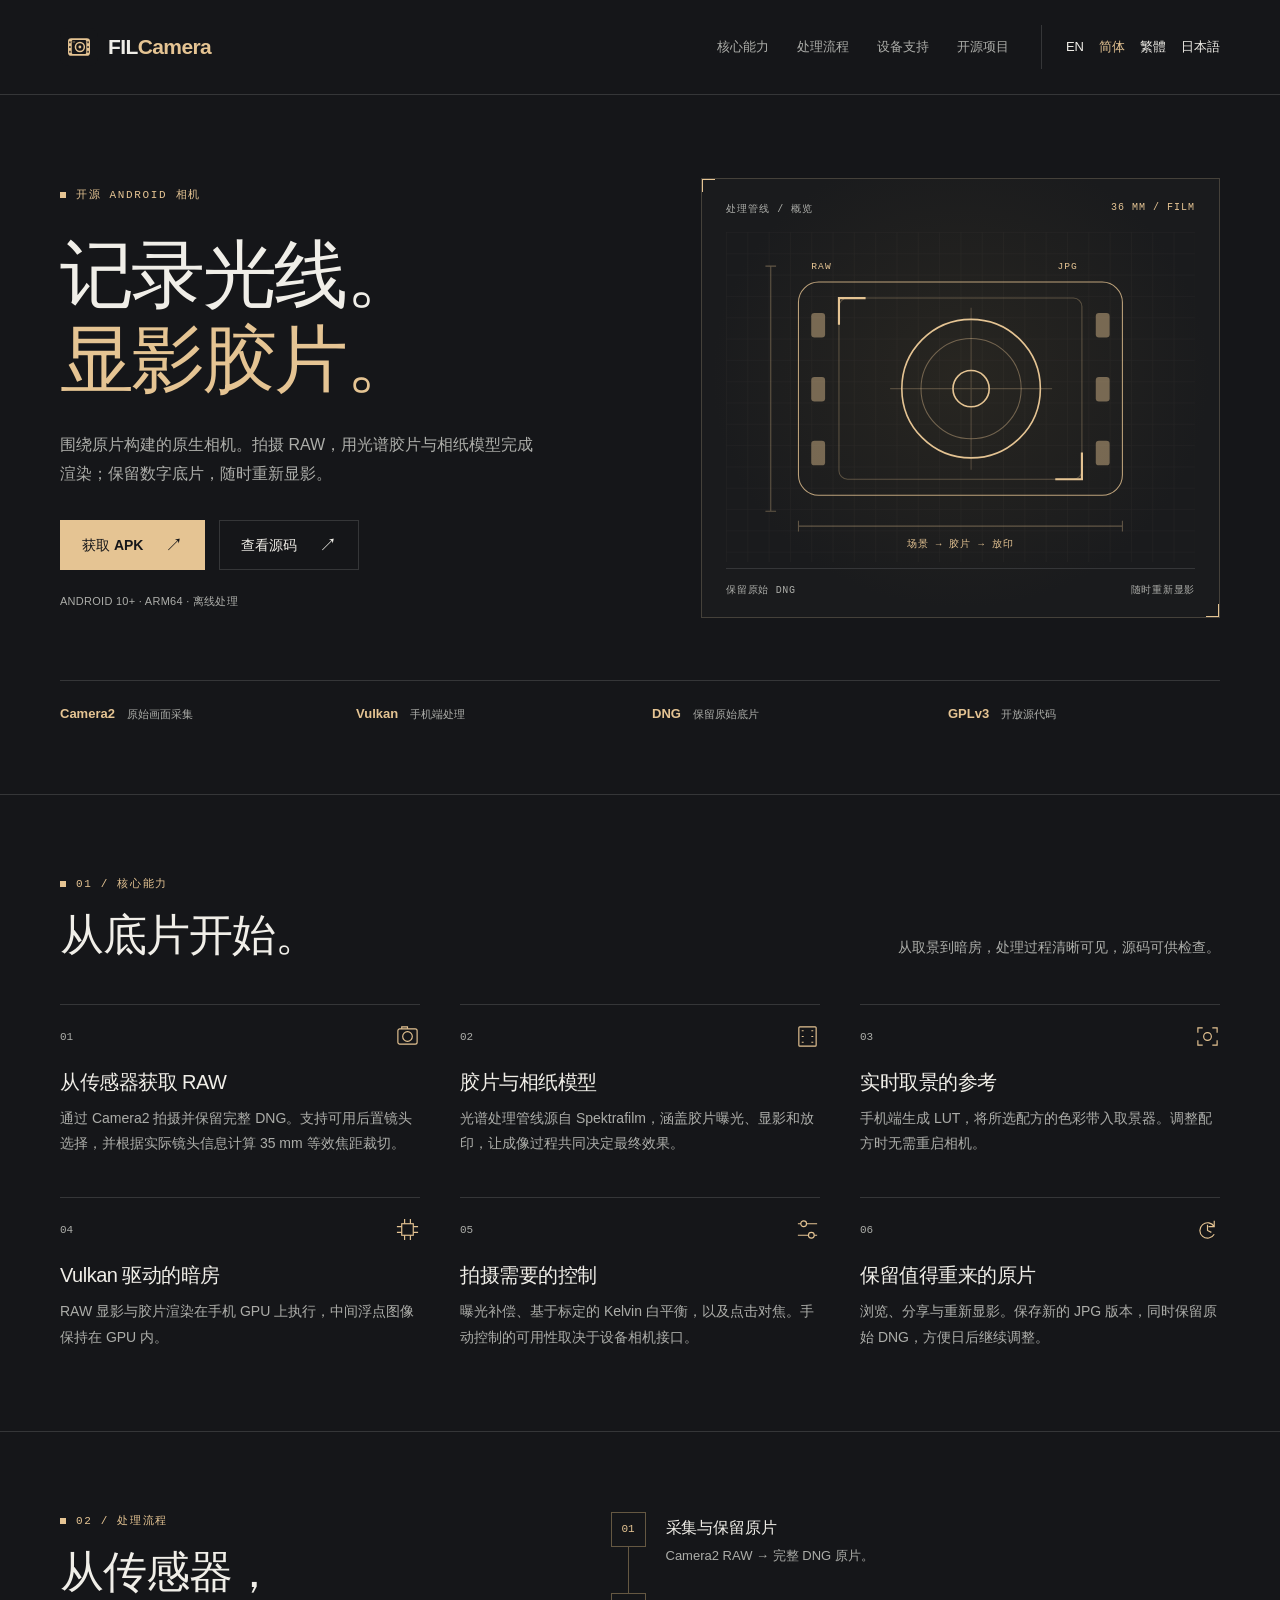
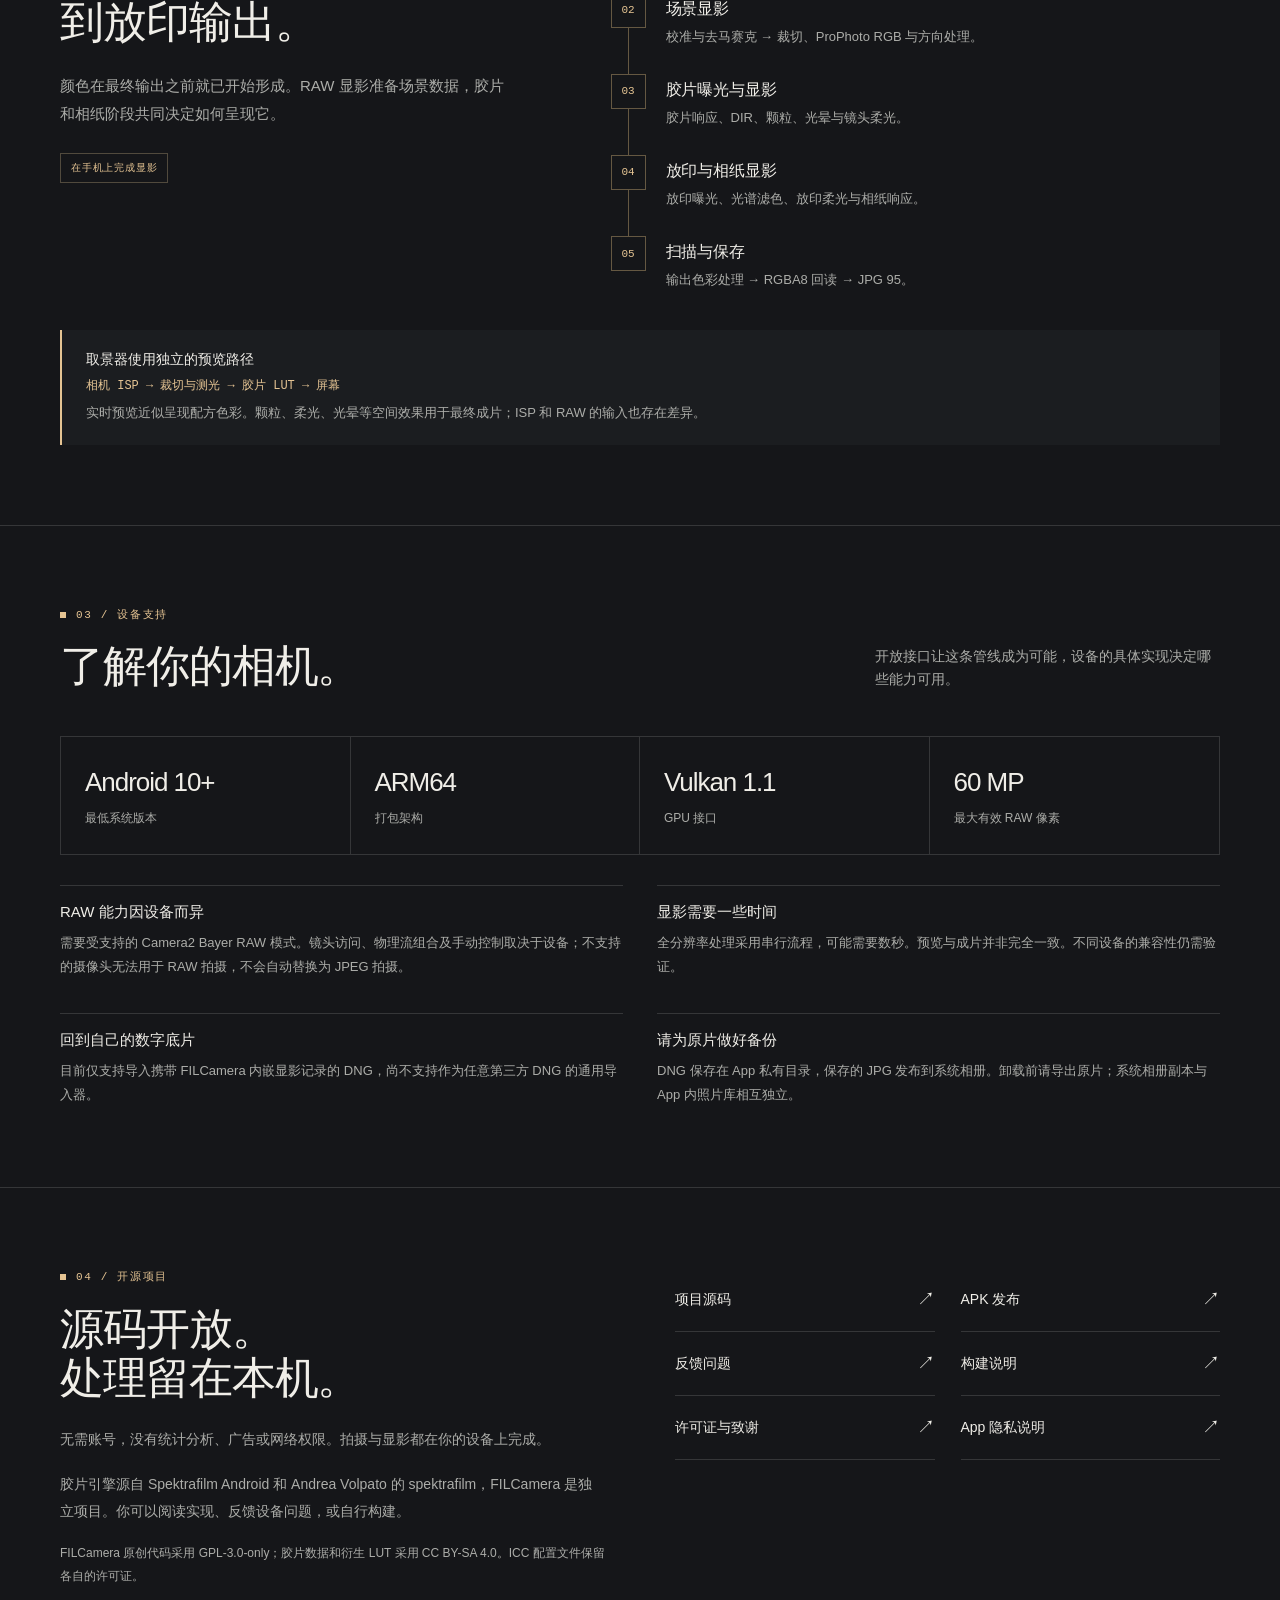
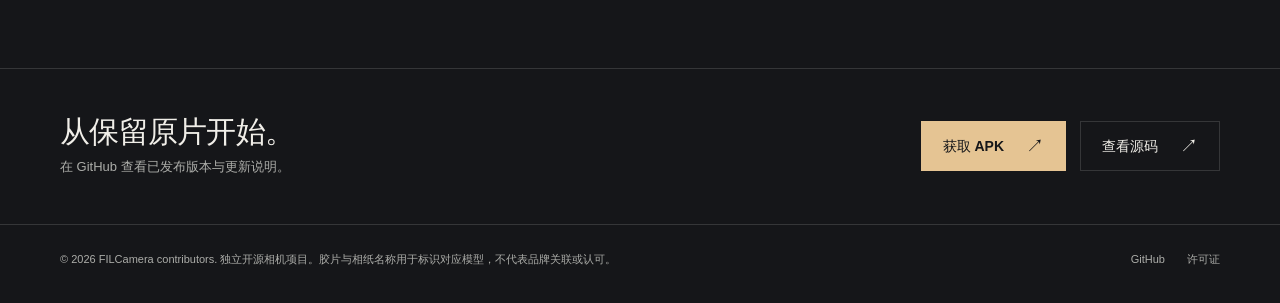
<file: zh/index.html>
<!doctype html>
<html lang="zh-CN">
<head>
<meta charset="utf-8"><meta name="viewport" content="width=device-width, initial-scale=1">
<title>FILCamera — 开源 Android RAW 胶片相机</title><meta name="description" content="原生 Android RAW 相机，使用手机端 Vulkan 胶片处理管线。保留 DNG 原片，实时预览胶片配方，随时回到暗房重新显影。">
<meta name="theme-color" content="#151619"><link rel="icon" href="../assets/icon.svg" type="image/svg+xml">
<link rel="canonical" href="https://c52e.github.io/filcamera/zh/">
<link rel="alternate" hreflang="en" href="https://c52e.github.io/filcamera/"><link rel="alternate" hreflang="zh-CN" href="https://c52e.github.io/filcamera/zh/"><link rel="alternate" hreflang="zh-Hant" href="https://c52e.github.io/filcamera/zh-hant/"><link rel="alternate" hreflang="ja" href="https://c52e.github.io/filcamera/ja/"><link rel="alternate" hreflang="x-default" href="https://c52e.github.io/filcamera/">
<meta property="og:type" content="website"><meta property="og:title" content="FILCamera — 开源 Android RAW 胶片相机"><meta property="og:description" content="原生 Android RAW 相机，使用手机端 Vulkan 胶片处理管线。保留 DNG 原片，实时预览胶片配方，随时回到暗房重新显影。"><meta property="og:url" content="https://c52e.github.io/filcamera/zh/">
<link rel="stylesheet" href="../assets/style.css"><script src="../assets/site.js" defer></script>
</head>
<body>
<a class="skip" href="#main">跳转到正文</a>
<header class="header"><div class="container header-inner"><a class="brand" href="../" aria-label="FILCamera"><img src="../assets/icon.svg" width="38" height="38" alt=""><span>FIL<span class="brand-mark">Camera</span></span></a><nav class="nav" aria-label="页面导航"><a href="#capabilities">核心能力</a><a href="#pipeline">处理流程</a><a href="#compatibility">设备支持</a><a href="#open-source">开源项目</a></nav><nav class="languages" aria-label="语言"><a href="../?lang=en" data-language="en" lang="en">EN</a><a href="../zh/?lang=zh" data-language="zh" lang="zh-CN" aria-current="page">简体</a><a href="../zh-hant/?lang=zh-hant" data-language="zh-hant" lang="zh-Hant">繁體</a><a href="../ja/?lang=ja" data-language="ja" lang="ja">日本語</a></nav></div></header>
<main id="main">
<section class="hero container" aria-labelledby="hero-title"><div class="hero-grid"><div class="hero-copy"><div class="eyebrow">开源 ANDROID 相机</div><h1 id="hero-title">记录光线。<br><span>显影胶片。</span></h1><p>围绕原片构建的原生相机。拍摄 RAW，用光谱胶片与相纸模型完成渲染；保留数字底片，随时重新显影。</p><div class="actions"><a class="button primary" href="https://github.com/c52e/filcamera/releases">获取 APK<span class="arrow" aria-hidden="true">↗</span></a><a class="button secondary" href="https://github.com/c52e/filcamera">查看源码<span class="arrow" aria-hidden="true">↗</span></a></div><span class="hero-note">ANDROID 10+ · ARM64 · 离线处理</span></div>
<div class="schematic"><div class="schematic-top"><span>处理管线 / 概览</span><span>36 MM / FILM</span></div>
<svg class="film-drawing" viewBox="0 0 440 310" role="img" aria-labelledby="diagram-title"><title id="diagram-title">RAW 采集、胶片渲染和 JPG 输出的流程示意</title>
<defs><pattern id="grid" width="20" height="20" patternUnits="userSpaceOnUse"><path d="M20 0H0V20" fill="none" stroke="#c6b89d" stroke-opacity=".055"/></pattern><linearGradient id="film-line" x1="0" x2="1"><stop stop-color="#e5c493" stop-opacity=".1"/><stop offset=".5" stop-color="#e5c493"/><stop offset="1" stop-color="#e5c493" stop-opacity=".1"/></linearGradient></defs>
<rect width="440" height="310" fill="url(#grid)"/>
<g fill="none" stroke="#e5c493"><rect x="68" y="47" width="304" height="200" rx="19" stroke-opacity=".8"/><rect x="106" y="62" width="228" height="170" rx="8" stroke-opacity=".3"/><circle cx="230" cy="147" r="65" stroke-width="1.5"/><circle cx="230" cy="147" r="47" stroke-opacity=".4"/><circle cx="230" cy="147" r="17" stroke-width="1.5"/><path d="M154 147h152m-76-76v152" stroke-opacity=".25"/><path d="M106 87V62h25m178 170h25v-25" stroke-width="2"/><path d="M42 32v230m-5-230h10m-10 230h10" stroke-opacity=".35"/><path d="M68 276h304m-304-5v10m304-10v10" stroke-opacity=".35"/></g>
<g fill="#e5c493" fill-opacity=".45"><rect x="80" y="76" width="13" height="23" rx="3"/><rect x="80" y="136" width="13" height="23" rx="3"/><rect x="80" y="196" width="13" height="23" rx="3"/><rect x="347" y="76" width="13" height="23" rx="3"/><rect x="347" y="136" width="13" height="23" rx="3"/><rect x="347" y="196" width="13" height="23" rx="3"/></g>
<path d="M8 147h60m304 0h60" stroke="url(#film-line)" fill="none"/><g fill="#e5c493" font-family="Consolas,monospace" font-size="9" letter-spacing="1"><text x="80" y="35">RAW</text><text x="311" y="35">JPG</text><text x="220" y="296" text-anchor="middle">场景 → 胶片 → 放印</text></g></svg>
<div class="schematic-bottom"><span>保留原始 DNG</span><span>随时重新显影</span></div></div></div>
<div class="hero-meta"><div><strong>Camera2</strong><span>原始画面采集</span></div><div><strong>Vulkan</strong><span>手机端处理</span></div><div><strong>DNG</strong><span>保留原始底片</span></div><div><strong>GPLv3</strong><span>开放源代码</span></div></div></section>
<section class="section" id="capabilities"><div class="container"><div class="section-heading"><div><div class="eyebrow">01 / 核心能力</div><h2>从底片开始。</h2></div><p>从取景到暗房，处理过程清晰可见，源码可供检查。</p></div><div class="features"><article class="feature"><div class="feature-top"><span class="feature-number">01</span><svg class="glyph" viewBox="0 0 26 26" fill="none" stroke="currentColor" stroke-width="1.2" aria-hidden="true"><rect x="3" y="5" width="20" height="16" rx="2"/><circle cx="13" cy="13" r="5"/><path d="M7 5V3h6v2"/></svg></div><h3>从传感器获取 RAW</h3><p>通过 Camera2 拍摄并保留完整 DNG。支持可用后置镜头选择，并根据实际镜头信息计算 35 mm 等效焦距裁切。</p></article><article class="feature"><div class="feature-top"><span class="feature-number">02</span><svg class="glyph" viewBox="0 0 26 26" fill="none" stroke="currentColor" stroke-width="1.2" aria-hidden="true"><rect x="4" y="3" width="18" height="20" rx="1"/><path d="M7 7h2m-2 6h2m-2 6h2m8-12h2m-2 6h2m-2 6h2"/></svg></div><h3>胶片与相纸模型</h3><p>光谱处理管线源自 Spektrafilm，涵盖胶片曝光、显影和放印，让成像过程共同决定最终效果。</p></article><article class="feature"><div class="feature-top"><span class="feature-number">03</span><svg class="glyph" viewBox="0 0 26 26" fill="none" stroke="currentColor" stroke-width="1.2" aria-hidden="true"><path d="M3 9V4h5m10 0h5v5M3 17v5h5m10 0h5v-5"/><circle cx="13" cy="13" r="4"/></svg></div><h3>实时取景的参考</h3><p>手机端生成 LUT，将所选配方的色彩带入取景器。调整配方时无需重启相机。</p></article><article class="feature"><div class="feature-top"><span class="feature-number">04</span><svg class="glyph" viewBox="0 0 26 26" fill="none" stroke="currentColor" stroke-width="1.2" aria-hidden="true"><rect x="7" y="7" width="12" height="12"/><path d="M10 2v5m6-5v5M10 19v5m6-5v5M2 10h5m-5 6h5m12-6h5m-5 6h5"/></svg></div><h3>Vulkan 驱动的暗房</h3><p>RAW 显影与胶片渲染在手机 GPU 上执行，中间浮点图像保持在 GPU 内。</p></article><article class="feature"><div class="feature-top"><span class="feature-number">05</span><svg class="glyph" viewBox="0 0 26 26" fill="none" stroke="currentColor" stroke-width="1.2" aria-hidden="true"><path d="M3 7h20M3 19h20"/><circle cx="9" cy="7" r="3" fill="#151619"/><circle cx="17" cy="19" r="3" fill="#151619"/></svg></div><h3>拍摄需要的控制</h3><p>曝光补偿、基于标定的 Kelvin 白平衡，以及点击对焦。手动控制的可用性取决于设备相机接口。</p></article><article class="feature"><div class="feature-top"><span class="feature-number">06</span><svg class="glyph" viewBox="0 0 26 26" fill="none" stroke="currentColor" stroke-width="1.2" aria-hidden="true"><path d="M20 10a8 8 0 1 0 0 8M20 4v6h-6"/><path d="M13 8v6l4 2"/></svg></div><h3>保留值得重来的原片</h3><p>浏览、分享与重新显影。保存新的 JPG 版本，同时保留原始 DNG，方便日后继续调整。</p></article></div></div></section>
<section class="section" id="pipeline"><div class="container"><div class="pipeline-grid"><div class="pipeline-intro"><div class="eyebrow">02 / 处理流程</div><h2>从传感器，<br>到放印输出。</h2><p>颜色在最终输出之前就已开始形成。RAW 显影准备场景数据，胶片和相纸阶段共同决定如何呈现它。</p><span class="pipeline-tag">在手机上完成显影</span></div><ol class="flow" aria-label="成片处理流程"><li><span class="flow-index" aria-hidden="true">01</span><div><h3>采集与保留原片</h3><p>Camera2 RAW → 完整 DNG 原片。</p></div></li><li><span class="flow-index" aria-hidden="true">02</span><div><h3>场景显影</h3><p>校准与去马赛克 → 裁切、ProPhoto RGB 与方向处理。</p></div></li><li><span class="flow-index" aria-hidden="true">03</span><div><h3>胶片曝光与显影</h3><p>胶片响应、DIR、颗粒、光晕与镜头柔光。</p></div></li><li><span class="flow-index" aria-hidden="true">04</span><div><h3>放印与相纸显影</h3><p>放印曝光、光谱滤色、放印柔光与相纸响应。</p></div></li><li><span class="flow-index" aria-hidden="true">05</span><div><h3>扫描与保存</h3><p>输出色彩处理 → RGBA8 回读 → JPG 95。</p></div></li></ol></div><aside class="preview-note"><h3>取景器使用独立的预览路径</h3><div class="preview-path">相机 ISP → 裁切与测光 → 胶片 LUT → 屏幕</div><p>实时预览近似呈现配方色彩。颗粒、柔光、光晕等空间效果用于最终成片；ISP 和 RAW 的输入也存在差异。</p></aside></div></section>
<section class="section" id="compatibility"><div class="container"><div class="section-heading"><div><div class="eyebrow">03 / 设备支持</div><h2>了解你的相机。</h2></div><p>开放接口让这条管线成为可能，设备的具体实现决定哪些能力可用。</p></div><div class="requirements"><div class="requirement"><strong>Android 10+</strong><span>最低系统版本</span></div><div class="requirement"><strong>ARM64</strong><span>打包架构</span></div><div class="requirement"><strong>Vulkan 1.1</strong><span>GPU 接口</span></div><div class="requirement"><strong>60 MP</strong><span>最大有效 RAW 像素</span></div></div><div class="details"><article class="detail"><h3>RAW 能力因设备而异</h3><p>需要受支持的 Camera2 Bayer RAW 模式。镜头访问、物理流组合及手动控制取决于设备；不支持的摄像头无法用于 RAW 拍摄，不会自动替换为 JPEG 拍摄。</p></article><article class="detail"><h3>显影需要一些时间</h3><p>全分辨率处理采用串行流程，可能需要数秒。预览与成片并非完全一致。不同设备的兼容性仍需验证。</p></article><article class="detail"><h3>回到自己的数字底片</h3><p>目前仅支持导入携带 FILCamera 内嵌显影记录的 DNG，尚不支持作为任意第三方 DNG 的通用导入器。</p></article><article class="detail"><h3>请为原片做好备份</h3><p>DNG 保存在 App 私有目录，保存的 JPG 发布到系统相册。卸载前请导出原片；系统相册副本与 App 内照片库相互独立。</p></article></div></div></section>
<section class="section" id="open-source"><div class="container open-grid"><div><div class="eyebrow">04 / 开源项目</div><h2>源码开放。<br>处理留在本机。</h2><p>无需账号，没有统计分析、广告或网络权限。拍摄与显影都在你的设备上完成。</p><p>胶片引擎源自 Spektrafilm Android 和 Andrea Volpato 的 spektrafilm，FILCamera 是独立项目。你可以阅读实现、反馈设备问题，或自行构建。</p><p class="license-line">FILCamera 原创代码采用 GPL-3.0-only；胶片数据和衍生 LUT 采用 CC BY-SA 4.0。ICC 配置文件保留各自的许可证。</p></div><div class="open-links"><a class="resource-link" href="https://github.com/c52e/filcamera"><span>项目源码</span><span class="arrow" aria-hidden="true">↗</span></a><a class="resource-link" href="https://github.com/c52e/filcamera/releases"><span>APK 发布</span><span class="arrow" aria-hidden="true">↗</span></a><a class="resource-link" href="https://github.com/c52e/filcamera/issues"><span>反馈问题</span><span class="arrow" aria-hidden="true">↗</span></a><a class="resource-link" href="https://github.com/c52e/filcamera/blob/main/docs/BUILD.md"><span>构建说明</span><span class="arrow" aria-hidden="true">↗</span></a><a class="resource-link" href="https://github.com/c52e/filcamera/blob/main/THIRD_PARTY_NOTICES.md"><span>许可证与致谢</span><span class="arrow" aria-hidden="true">↗</span></a><a class="resource-link" href="https://github.com/c52e/filcamera/blob/main/docs/PRIVACY.md"><span>App 隐私说明</span><span class="arrow" aria-hidden="true">↗</span></a></div></div></section>
<section class="section" style="padding:0"><div class="container get-started"><div><h2>从保留原片开始。</h2><p>在 GitHub 查看已发布版本与更新说明。</p></div><div class="actions"><a class="button primary" href="https://github.com/c52e/filcamera/releases">获取 APK<span class="arrow" aria-hidden="true">↗</span></a><a class="button secondary" href="https://github.com/c52e/filcamera">查看源码<span class="arrow" aria-hidden="true">↗</span></a></div></div></section>
</main><footer class="footer"><div class="container footer-inner"><span>© 2026 FILCamera contributors. 独立开源相机项目。胶片与相纸名称用于标识对应模型，不代表品牌关联或认可。</span><div class="footer-links"><a href="https://github.com/c52e/filcamera">GitHub</a><a href="https://github.com/c52e/filcamera/blob/main/THIRD_PARTY_NOTICES.md">许可证</a></div></div></footer>
</body></html>
</file>
<file: assets/style.css>
@charset "UTF-8";
:root{color-scheme:dark;--bg:#151619;--panel:#1b1d20;--text:#f0eee8;--muted:#acada9;--gold:#e5c493;--line:#353638;--max:1160px;font-family:Inter,"Segoe UI",Arial,"PingFang SC","Microsoft YaHei",sans-serif;font-synthesis:none}
*{box-sizing:border-box}html{scroll-behavior:smooth;scroll-padding-top:100px}body{margin:0;background:var(--bg);color:var(--text);font-size:16px;line-height:1.65}a{color:inherit;text-decoration:none}button,a{-webkit-tap-highlight-color:transparent}a:focus-visible,summary:focus-visible{outline:2px solid var(--gold);outline-offset:6px}::selection{background:var(--gold);color:var(--bg)}svg{display:block}img{max-width:100%}h1,h2,h3,p{margin:0}h1,h2,h3{font-weight:500;line-height:1.12;letter-spacing:-.04em}p{color:var(--muted)}.container{width:min(var(--max),calc(100% - 80px));margin-inline:auto}.skip{position:fixed;top:8px;left:8px;z-index:10;background:var(--gold);color:var(--bg);padding:10px 16px;transform:translateY(-150%)}.skip:focus{transform:none}.header{border-bottom:1px solid var(--line)}.header-inner{display:flex;align-items:center;gap:32px;min-height:94px}.brand{display:flex;align-items:center;gap:10px;font-size:21px;font-weight:650;letter-spacing:-.6px;white-space:nowrap}.brand img{width:38px;height:38px}.brand-mark{color:var(--gold)}.nav{display:flex;gap:28px;margin-left:auto;font-size:13px;color:var(--muted)}.nav a:hover,.footer a:hover{color:var(--gold)}.languages{display:flex;flex-wrap:wrap;border-left:1px solid var(--line);padding-left:24px;gap:15px;font-size:13px}.languages a{display:inline-flex;align-items:center;min-height:44px}.languages [aria-current]{color:var(--gold)}.eyebrow{font-family:"SFMono-Regular",Consolas,monospace;font-size:11px;letter-spacing:.15em;text-transform:uppercase;color:var(--gold);display:flex;align-items:center;gap:10px}.eyebrow:before{content:"";height:6px;width:6px;background:var(--gold)}.hero{padding:83px 0 69px}.hero-grid{display:grid;grid-template-columns:1.12fr 1fr;align-items:center;gap:60px}.hero h1{font-size:clamp(58px,6.4vw,90px);margin:28px 0;line-height:1.02;letter-spacing:-.065em}.hero h1 span{color:var(--gold)}.hero-copy>p{max-width:480px;font-size:17px;line-height:1.8}.actions{display:flex;gap:14px;flex-wrap:wrap;margin-top:32px}.button{display:inline-flex;align-items:center;justify-content:center;gap:22px;min-height:50px;padding:11px 21px;font-size:14px;border:1px solid var(--line);font-weight:550;transition:background .16s,border-color .16s}.button.primary{background:var(--gold);color:#151619;border-color:var(--gold)}.button.primary:hover{background:#f2d6ad}.button.secondary:hover{border-color:var(--gold)}.arrow{font-size:18px;font-weight:400;line-height:1}.hero-note{display:block;margin-top:22px;font-size:11px;letter-spacing:.025em;color:var(--muted)}.schematic{border:1px solid #45413a;position:relative;background:radial-gradient(ellipse at 50% 45%,#282621 0%,#1a1b1d 68%);padding:23px 24px 20px;overflow:hidden}.schematic:before,.schematic:after{content:"";position:absolute;width:12px;height:12px;pointer-events:none}.schematic:before{top:-1px;left:-1px;border-top:2px solid var(--gold);border-left:2px solid var(--gold)}.schematic:after{bottom:-1px;right:-1px;border-bottom:2px solid var(--gold);border-right:2px solid var(--gold)}.schematic-top{display:flex;justify-content:space-between;gap:8px;font:10px Consolas,monospace;letter-spacing:.1em;color:var(--muted)}.schematic-top span:last-child{color:var(--gold)}.film-drawing{width:100%;height:auto;margin:16px 0 6px}.schematic-bottom{border-top:1px solid var(--line);padding-top:14px;display:flex;justify-content:space-between;font:10px Consolas,monospace;letter-spacing:.07em;color:var(--muted)}.hero-meta{margin-top:62px;border-top:1px solid var(--line);display:grid;grid-template-columns:repeat(4,1fr);padding-top:22px;gap:24px}.hero-meta div{display:flex;align-items:baseline;gap:12px}.hero-meta strong{font-size:13px;font-weight:550;color:var(--gold)}.hero-meta span{font-size:11px;color:var(--muted)}.section{padding:80px 0;border-top:1px solid var(--line)}.section-heading{display:flex;justify-content:space-between;align-items:flex-end;gap:48px;margin-bottom:45px}.section-heading h2,.pipeline-intro h2{font-size:44px;margin-top:17px}.section-heading>p{font-size:14px;max-width:345px}.features{display:grid;grid-template-columns:repeat(3,1fr);column-gap:40px;row-gap:40px}.feature{border-top:1px solid var(--line);padding-top:19px}.feature-top{display:flex;justify-content:space-between;align-items:center;margin-bottom:22px}.feature-number{font:11px Consolas,monospace;color:var(--muted)}.glyph{height:25px;width:25px;color:var(--gold)}.feature h3{font-size:20px;letter-spacing:-.025em;margin-bottom:12px}.feature p{font-size:14px;line-height:1.85}.pipeline-grid{display:grid;grid-template-columns:.85fr 1.15fr;gap:100px}.pipeline-intro h2{line-height:1.15;margin-bottom:24px}.pipeline-intro>p{font-size:15px;line-height:1.85}.inline-link{color:var(--gold);border-bottom:1px solid #6c604d;padding-bottom:3px}.pipeline-tag{display:inline-flex;font:10px Consolas,monospace;letter-spacing:.08em;border:1px solid #514a3d;padding:7px 10px;color:var(--gold);margin-top:26px}.flow{list-style:none;padding:0;margin:0}.flow li{display:grid;grid-template-columns:36px 1fr;gap:19px;position:relative;padding:0 0 25px}.flow li:not(:last-child):before{content:"";position:absolute;left:17px;top:34px;bottom:0;border-left:1px solid #655842}.flow li:last-child{padding-bottom:0}.flow-index{border:1px solid #655842;color:var(--gold);display:grid;place-items:center;width:35px;height:35px;font:11px Consolas,monospace;background:var(--bg);position:relative}.flow h3{font-size:16px;letter-spacing:-.01em;line-height:1.4;padding-top:5px}.flow p{font-size:13px;margin-top:6px;line-height:1.75}.preview-note{margin-top:38px;border-left:2px solid var(--gold);background:var(--panel);padding:22px 24px}.preview-note h3{font-size:14px;letter-spacing:0;margin-bottom:9px}.preview-path{font:12px Consolas,monospace;color:var(--gold);margin-bottom:8px}.preview-note p{font-size:13px}.requirements{display:grid;grid-template-columns:repeat(4,1fr);border:1px solid var(--line)}.requirement{padding:24px}.requirement:not(:last-child){border-right:1px solid var(--line)}.requirement strong{display:block;font-size:26px;font-weight:450;letter-spacing:-.04em}.requirement span{font-size:12px;color:var(--muted)}.details{margin-top:30px;display:grid;grid-template-columns:1fr 1fr;gap:34px}.detail{padding-top:18px;border-top:1px solid var(--line)}.detail h3{font-size:15px;letter-spacing:0;margin-bottom:10px}.detail p{font-size:13px;line-height:1.85}.open-grid{display:grid;grid-template-columns:1fr 1fr;gap:70px}.open-grid h2{font-size:44px;margin:18px 0 24px}.open-grid p{font-size:14px;line-height:1.9}.open-grid p+p{margin-top:18px}.open-links{display:grid;grid-template-columns:1fr 1fr;gap:0 26px;align-content:start}.resource-link{display:flex;gap:12px;justify-content:space-between;align-items:center;min-height:64px;border-bottom:1px solid var(--line);font-size:14px}.resource-link:hover{color:var(--gold);border-color:var(--gold)}.license-line{margin-top:32px;font-size:12px!important;color:var(--muted)}.get-started{padding:46px 0;display:flex;justify-content:space-between;align-items:center;gap:28px}.get-started h2{font-size:30px;letter-spacing:-.035em;margin-bottom:8px}.get-started p{font-size:13px}.get-started .actions{margin:0;flex-shrink:0}.footer{border-top:1px solid var(--line);padding:25px 0 35px;font-size:11px;color:var(--muted)}.footer-inner{display:flex;justify-content:space-between;gap:24px}.footer-inner>span{max-width:580px}.footer-links{display:flex;gap:22px;flex-shrink:0}html:lang(zh) h1{font-size:clamp(48px,5.8vw,78px);line-height:1.15;letter-spacing:-.035em}html:lang(zh) h2{letter-spacing:-.025em}html:lang(zh) .hero-copy>p{font-size:16px}.sr-only{position:absolute;width:1px;height:1px;padding:0;margin:-1px;overflow:hidden;clip:rect(0,0,0,0);white-space:nowrap;border:0}
@media(min-width:1600px){.hero{padding-top:100px;padding-bottom:80px}}
@media(max-width:1050px){.container{width:calc(100% - 48px)}.nav{gap:18px}.hero-grid{gap:35px}.hero h1{font-size:66px}.pipeline-grid{gap:50px}.hero-meta div{display:block}.hero-meta span{display:block;margin-top:5px}.features{column-gap:28px}.open-grid{gap:40px}.languages{padding-left:16px}.header-inner{gap:20px}}
@media(max-width:760px){html{scroll-padding-top:25px}.container{width:calc(100% - 40px)}.header-inner{min-height:78px;flex-wrap:wrap;gap:0;padding-block:14px}.brand{font-size:20px}.brand img{width:34px;height:34px}.languages{margin-left:auto;border:0;padding:0}.nav{order:3;width:100%;justify-content:space-between;margin:9px 0 0;gap:12px;font-size:11px}.hero{padding:46px 0 40px}.hero-grid{grid-template-columns:1fr;gap:38px}.hero h1{font-size:clamp(50px,10vw,72px);margin-block:22px;line-height:1.04}.hero-copy>p{font-size:15px;max-width:550px}.actions{margin-top:26px;gap:12px}.hero-note{font-size:10px}.schematic{max-width:510px;width:100%;justify-self:center;padding:20px}.film-drawing{max-height:300px}.hero-meta{margin-top:36px;grid-template-columns:repeat(2,1fr);gap:20px}.hero-meta strong{font-size:12px}.section{padding:48px 0}.section-heading{display:block;margin-bottom:28px}.section-heading h2,.pipeline-intro h2,.open-grid h2{font-size:34px}.section-heading>p{margin-top:18px;max-width:500px}.features{grid-template-columns:repeat(2,1fr);gap:28px 24px}.feature h3{font-size:18px}.feature p{font-size:13px}.feature-top{margin-bottom:16px}.pipeline-grid{grid-template-columns:1fr;gap:32px}.pipeline-intro h2{margin-bottom:18px}.pipeline-intro>p{font-size:14px}.pipeline-tag{margin-top:20px}.flow li{padding-bottom:23px}.requirements{grid-template-columns:1fr 1fr}.requirement{padding:20px}.requirement strong{font-size:24px}.requirement:nth-child(2){border-right:0}.requirement:nth-child(-n+2){border-bottom:1px solid var(--line)}.details{gap:24px;grid-template-columns:1fr}.open-grid{grid-template-columns:1fr;gap:24px}.open-grid h2{margin-bottom:18px}.get-started{display:block;padding:32px 0}.get-started h2{font-size:27px}.get-started .actions{margin-top:24px}.footer-inner{display:block}.footer-links{margin-top:18px}.eyebrow{font-size:10px}html:lang(zh) h1{font-size:clamp(43px,9vw,66px)}}
@media(max-width:360px){.container{width:calc(100% - 32px)}.features{grid-template-columns:1fr}.nav{font-size:10px;gap:6px}.button{padding:11px 16px;gap:16px}.hero h1{font-size:47px}.open-links{grid-template-columns:1fr}.schematic-top,.schematic-bottom{font-size:9px;letter-spacing:0}}
@media(prefers-reduced-motion:reduce){html{scroll-behavior:auto}*{transition:none!important;animation:none!important}}

html:lang(ja) h1{font-size:clamp(42px,5.2vw,72px);line-height:1.3;letter-spacing:-.025em}html:lang(ja) h2{line-height:1.4} @media(max-width:760px){.languages{gap:12px}.header-inner{column-gap:16px;row-gap:4px}html:lang(ja) h1{font-size:clamp(36px,8vw,58px)}}
</file>
